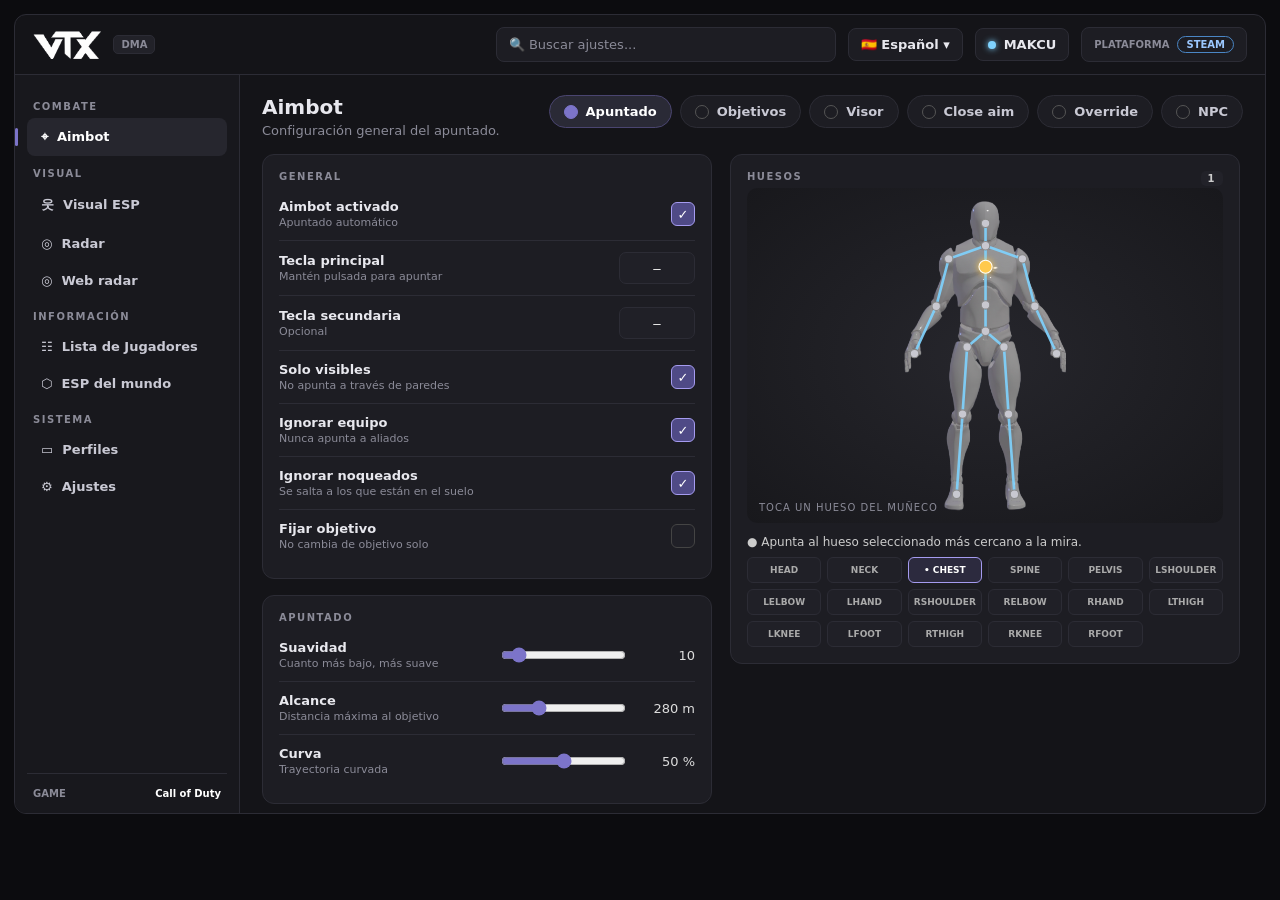
<file: index.html>
<!DOCTYPE html>
<html lang="es">
<head>
  <meta charset="UTF-8">
  <title>Aimbot</title>
  <link rel="stylesheet" href="style.css">
</head>

<body>
  <div class="app">
    <header><img class="logo"
        src="vtx.png"
        alt="VTX" style="height:28px"><span class="tag">DMA</span>
      <div class="search">🔍 Buscar ajustes...</div>
      <div class="pill">🇪🇸 Español ▾</div>
      <div class="pill"><span class="dot"></span><span id="devpill">MAKCU</span></div>
      <div class="pill"><small style="color:var(--mut);font-size:10px">PLATAFORMA</small><span
          class="steam">STEAM</span></div>
    </header>
    <aside>
      <div class="sec">COMBATE</div>
      <div class="nav" data-p="aim">⌖ &nbsp;Aimbot</div>
      <div class="sec">VISUAL</div>
      <div class="nav" data-p="esp">웃 &nbsp;Visual ESP</div>
      <div class="nav" data-p="radar">◎ &nbsp;Radar</div>
      <div class="nav" data-p="wradar">◎ &nbsp;Web radar</div>
      <div class="sec">INFORMACIÓN</div>
      <div class="nav" data-p="list">☷ &nbsp;Lista de Jugadores</div>
      <div class="nav" data-p="world">⬡ &nbsp;ESP del mundo</div>
      <div class="sec">SISTEMA</div>
      <div class="nav" data-p="prof">▭ &nbsp;Perfiles</div>
      <div class="nav" data-p="set">⚙ &nbsp;Ajustes</div>
      <div class="game">GAME <b>Call of Duty</b></div>
    </aside>
    <main>
      <div class="top">
        <div>
          <h1 id="ptitle">Aimbot</h1>
          <div class="sub" id="psub"></div>
        </div>
        <div class="tabs" id="tabs"></div>
      </div>
      <div class="grid">
        <div id="left"></div>
        <div id="right"></div>
      </div>
    </main>
  </div>
  <script>
    const BONES = { HEAD: [620, 170], NECK: [620, 340], CHEST: [620, 500], SPINE: [620, 790], PELVIS: [620, 990], LSHOULDER: [340, 440], LELBOW: [245, 800], LHAND: [80, 1160], RSHOULDER: [900, 440], RELBOW: [995, 800], RHAND: [1160, 1160], LTHIGH: [480, 1110], LKNEE: [445, 1620], LFOOT: [400, 2230], RTHIGH: [760, 1110], RKNEE: [795, 1620], RFOOT: [840, 2230] };
    const IMG = "operator.png";
    const LINKS = [["HEAD", "NECK"], ["NECK", "CHEST"], ["CHEST", "SPINE"], ["SPINE", "PELVIS"], ["NECK", "LSHOULDER"], ["LSHOULDER", "LELBOW"], ["LELBOW", "LHAND"], ["NECK", "RSHOULDER"], ["RSHOULDER", "RELBOW"], ["RELBOW", "RHAND"], ["PELVIS", "LTHIGH"], ["LTHIGH", "LKNEE"], ["LKNEE", "LFOOT"], ["PELVIS", "RTHIGH"], ["RTHIGH", "RKNEE"], ["RKNEE", "RFOOT"]];
    const PRIO = ["A la mira", "Distancia", "Vida", "Amenaza"];
    const c = (k, l, s, v) => ({ t: "chk", k, l, s, v }), s = (k, l, sub, v, min, max, u) => ({ t: "sl", k, l, s: sub, v, min, max, u }), key = (k, l, sub) => ({ t: "key", k, l, s: sub, v: "–" }), p = (k, v) => ({ t: "sel", k, l: "Prioridad", s: "A quién elige primero", v });
    const TABS = {
      Apuntado: { bones: ["CHEST"], cards: [["GENERAL", null, [c("on", "Aimbot activado", "Apuntado automático", 1), key("k1", "Tecla principal", "Mantén pulsada para apuntar"), key("k2", "Tecla secundaria", "Opcional"), c("vis", "Solo visibles", "No apunta a través de paredes", 1), c("team", "Ignorar equipo", "Nunca apunta a aliados", 1), c("ko", "Ignorar noqueados", "Se salta a los que están en el suelo", 1), c("lock", "Fijar objetivo", "No cambia de objetivo solo", 0)]], ["APUNTADO", null, [s("smooth", "Suavidad", "Cuanto más bajo, más suave", 10, 1, 100, ""), s("range", "Alcance", "Distancia máxima al objetivo", 280, 10, 1000, " m"), s("curve", "Curva", "Trayectoria curvada", 50, 0, 100, " %")]], ["OBJETIVO", null, [p("prio", "A la mira"), s("react", "Reacción", "Retardo antes de empezar", 0, 0, 500, " ms"), s("switch", "Cambio de objetivo", "Espera antes de saltar a otro", 0, 0, 5000, " ms"), s("int", "Intervalo", "Cada cuánto recalcula", 10, 1, 100, " ms")]]] },
      Objetivos: { bones: ["HEAD", "NECK", "CHEST"], cards: [["OBJETIVOS", "Estos ajustes se usan con los jugadores marcados como objetivo en la Lista de Jugadores.", [c("on", "Aim a objetivos", "Apuntado automático solo a los marcados", 0), c("vis", "Solo visibles", "No apunta a través de paredes", 1), c("ko", "Ignorar noqueados", "Se salta a los que están en el suelo", 1), c("lock", "Fijar objetivo", "No cambia de objetivo solo", 0)]], ["APUNTADO", null, [s("smooth", "Suavidad", "Cuanto más bajo, más suave", 60, 1, 100, ""), s("range", "Alcance", "Distancia máxima al objetivo", 250, 10, 1000, " m"), s("fov", "Campo de apuntado", "Radio alrededor de la mira", 12, 1, 400, " px"), s("dz", "Zona muerta", "No corrige si ya está cerca", 0, 0, 50, " px")]], ["SELECCIÓN", null, [p("prio", "A la mira"), s("switch", "Cambio de objetivo", "Espera antes de saltar a otro", 2000, 0, 5000, " ms"), s("int", "Intervalo", "Cada cuánto recalcula", 4, 1, 100, " ms")], 1]] },
      Visor: { visor: 1, cards: [["VISOR", null, [c("circ", "Círculo del campo", "Dibuja el FOV en pantalla", 1), s("fov", "Campo de apuntado", "Radio alrededor de la mira", 120, 10, 200, " px"), c("dzc", "Círculo de la zona muerta", "Marca dónde ya no corrige", 0), s("dz", "Zona muerta", "No corrige si ya está cerca", 0, 0, 100, " px"), c("cross", "Punto de mira", "Mira propia del menú", 1), s("cs", "Tamaño de la mira", "Largo de las líneas", 8, 2, 30, " px"), { t: "col", k: "color", l: "Color del FOV", s: "Círculo y mira", v: "#a855f7" }]]] },
      "Close aim": { bones: [], cards: [["CLOSE AIM", "Cuando Close aim está activado y fijas a un jugador que está más cerca que tu distancia máxima, se usan estos ajustes en vez de los normales.", [c("on", "Activado", "Usa estos ajustes cuando el objetivo está muy cerca", 0), c("vis", "Solo visibles", "No apunta a través de paredes", 1), s("dist", "Distancia máxima", "Por debajo de esta distancia se usan estos ajustes", 30, 1, 100, " m"), s("smooth", "Suavidad", "Cuanto más bajo, más suave", 25, 1, 100, ""), s("fov", "Campo de apuntado", "Radio alrededor de la mira", 100, 1, 400, " px"), s("dz", "Zona muerta", "No corrige si ya está cerca", 0, 0, 50, " px"), p("prio", "A la mira")], 1]] },
      Override: { bones: [], cards: [["OVERRIDE", "Si asignas una tecla de override, el aimbot usa estos ajustes distintos mientras la mantengas pulsada.", [key("k", "Tecla de override", "Mantén esta tecla para usar estos ajustes"), c("iv", "Ignorar visibilidad", "Durante el override no comprueba si está a la vista", 1), s("smooth", "Suavidad", "Cuanto más bajo, más suave", 60, 1, 100, ""), s("fov", "Campo de apuntado", "Radio alrededor de la mira", 80, 1, 400, " px"), s("dz", "Zona muerta", "No corrige si ya está cerca", 0, 0, 50, " px"), p("prio", "A la mira")], 1]] },
      NPC: { bones: [], cards: [["NPC", null, [c("on", "NPC Aimbot", "Apunta solo a los NPCs", 0), key("k", "Tecla del NPC aim", "Tecla para apuntar a NPCs")]], ["APUNTADO NPC", null, [s("smooth", "Suavidad", "Cuanto más bajo, más suave", 60, 1, 100, ""), s("range", "Alcance", "Distancia máxima al objetivo", 300, 10, 1000, " m"), s("react", "Reacción", "Retardo antes de empezar", 100, 0, 500, " ms"), p("prio", "A la mira"), s("switch", "Cambio de objetivo", "Espera antes de saltar a otro", 0, 0, 5000, " ms"), s("int", "Intervalo", "Cada cuánto recalcula", 50, 1, 100, " ms")]]] }
    };
    let cur = "Apuntado";
    function renderTabs() { tabs.innerHTML = Object.keys(TABS).map(n => `<div class="tab ${n == cur ? 'on' : ''}" data-n="${n}"><i></i>${n}</div>`).join(""); tabs.querySelectorAll(".tab").forEach(e => e.onclick = () => { cur = e.dataset.n; render() }) }
    function ctrl(o) {
      if (o.t == "chk") return `<div class="chk ${o.v ? 'on' : ''}" data-k="${o.k}">${o.v ? '✓' : ''}</div>`;
      if (o.t == "sl") return `<div class="sl"><input type="range" min="${o.min}" max="${o.max}" value="${o.v}" data-k="${o.k}"><em>${o.v}${o.u}</em></div>`;
      if (o.t == "key") return `<button class="key" data-k="${o.k}">${o.v}</button>`;
      if (o.t == "sel") return `<select data-k="${o.k}">${PRIO.map(x => `<option ${x == o.v ? 'selected' : ''}>${x}</option>`).join("")}</select>`;
      if (o.t == "col") return `<input type="color" value="${o.v}" data-k="${o.k}">`
    }
    function find(k) { for (const cd of TABS[cur].cards) for (const o of cd[2]) if (o.k == k) return o }
    function renderLeft() {
      const T = TABS[cur]; left.innerHTML = T.cards.map(([t, d, items, foot]) => `<div class="card"><div class="ct">${t}</div>${d ? `<div class="desc">${d}</div>` : ""}${items.map(o => `<div class="row"><div class="lb"><b>${o.l}</b><span>${o.s}</span></div>${ctrl(o)}</div>`).join("")}${foot ? '<div class="foot">Los hitboxes de esta pestaña son los del preview de huesos.</div>' : ""}</div>`).join("");
      left.querySelectorAll(".chk").forEach(e => e.onclick = () => { const o = find(e.dataset.k); o.v = !o.v; renderLeft(); renderRight() });
      left.querySelectorAll("input[type=range]").forEach(e => e.oninput = () => { const o = find(e.dataset.k); o.v = +e.value; e.nextElementSibling.textContent = o.v + o.u; if (T.visor) renderRight() });
      left.querySelectorAll("input[type=color],select").forEach(e => e.oninput = () => { find(e.dataset.k).v = e.value; if (T.visor) renderRight() });
      left.querySelectorAll(".key").forEach(e => e.onclick = () => { e.textContent = "..."; const h = ev => { ev.preventDefault(); const v = ev.key ? (ev.key == " " ? "SPACE" : ev.key.toUpperCase()) : ["MOUSE1", "MOUSE3", "MOUSE2", "MOUSE4", "MOUSE5"][ev.button]; const o = find(e.dataset.k); o.v = ev.key == "Escape" ? "–" : v; e.textContent = o.v; removeEventListener("keydown", h); removeEventListener("mousedown", h, true) }; setTimeout(() => { addEventListener("keydown", h); addEventListener("mousedown", h, true) }, 50) })
    }
    function renderRight() {
      const T = TABS[cur];
      if (T.visor) {
        const g = k => find(k).v, col = g("color"), f = g("fov"), dz = g("dz"), cs = g("cs");
        right.innerHTML = `<div class="card"><div class="ct">VISOR <span class="badge">${f} PX</span></div><div class="view grd" style="height:300px">${g("circ") ? `<div class="fov" style="width:${f * 2 * .8}px;height:${f * 2 * .8}px;border-color:${col};background:${col}22"></div>` : ""}${g("dzc") && dz ? `<div class="fov" style="width:${dz * 1.6}px;height:${dz * 1.6}px;border-color:#fff8;border-style:dashed"></div>` : ""}${g("cross") ? `<svg width="${cs * 4}" height="${cs * 4}" style="position:absolute"><path d="M${cs * 2} ${cs} V${cs * 3} M${cs} ${cs * 2} H${cs * 3}" stroke="${col}" stroke-width="2"/></svg>` : ""}<small style="left:50%;transform:translateX(-50%);background:#1d1d23;padding:4px 10px;border-radius:10px;letter-spacing:0">Así se ve el campo de apuntado</small></div></div>`; return
      }
      const sel = T.bones;
      right.innerHTML = `<div class="card"><div class="ct">HUESOS <span class="badge">${sel.length}</span></div><div class="view"><svg height="310" viewBox="0 0 1239 2357"><image href="${IMG}" width="1239" height="2357"/>
${LINKS.map(([a, b]) => `<line class="b" x1="${BONES[a][0]}" y1="${BONES[a][1]}" x2="${BONES[b][0]}" y2="${BONES[b][1]}"/>`).join("")}
${Object.entries(BONES).map(([n, [x, y]]) => `<circle class="j ${sel.includes(n) ? 'on' : ''}" data-b="${n}" cx="${x}" cy="${y}" r="${sel.includes(n) ? 50 : 32}"><title>${n}</title></circle>`).join("")}
</svg><small>TOCA UN HUESO DEL MUÑECO</small></div>
<div class="hint">● ${sel.length ? "Apunta al hueso seleccionado más cercano a la mira." : "Apunta al hueso más cercano a la mira."}</div>
<div class="chips">${Object.keys(BONES).map(n => `<div class="chip ${sel.includes(n) ? 'on' : ''}" data-b="${n}">${n}</div>`).join("")}</div></div>`;
      right.querySelectorAll("[data-b]").forEach(e => e.onclick = () => { const b = e.dataset.b, i = sel.indexOf(b); i < 0 ? sel.push(b) : sel.splice(i, 1); renderRight() })
    }
    function aimRender() { renderTabs(); renderLeft(); renderRight() }
    /* ================= VISUAL ESP ================= */
    let page = "aim", ecur = "Jugadores";
    const ET = [["NOMBRE", "Player"], ["ETIQUETA", "[TAG]"], ["DISTANCIA", "123m"], ["K/D", "K/D 1.54"], ["RANGO", "Oro II"], ["PRESTIGE", "Prestige 3"], ["ESCUADRA", "TRIO (3)"], ["ID EQUIPO", "TEAM ID: 2"], ["ARMA", "AK47", "#5aa9ff"], ["TEXTO PLAT.", "Steam"], ["NIVEL", "Level: 20"], ["BAJAS", "Kills: 4"], ["PING", "35ms"], ["NOQUEADO", "Knocked", "#ffa040"], ["HP TEXTO", "54%"], ["RESPAWN", "Respawn 18s", "#ffb347"]];
    const EI = [["ICONO PLAT.", "🎮"], ["ICONO ARMA", "🔫"], ["ICONO BOT", "🤖"], ["INPUT", "⌨️"]];
    const EV = ["CAJA", "ESQUELETO", "BARRA DE VIDA"];
    const ALL = [...ET.map(x => x[0]), ...EI.map(x => x[0]), ...EV];
    const sw = (k, l, s, v) => ({ t: "sw", k, l, s, v }), sl = (k, l, s, v, min, max, u, st = 1) => ({ t: "sl", k, l, s, v, min, max, u, st }), seg = (k, l, s, o, v) => ({ t: "seg", k, l, s, o, v }), col = (k, l, s, v) => ({ t: "col", k, l, s, v }), col2 = (k, l, s, v) => ({ t: "col2", k, l, s, v });
    const BX = ["Esquinas", "2D", "3D"], LO = ["Arriba", "Centro", "Abajo"];
    const caja = (c = 1) => ({ t: "CAJA", rows: [seg("box", "Estilo de caja", "Esquinas, 2D o 3D", BX, "Esquinas"), sl("bt", "Grosor", "Borde del rectángulo", 1, 1, 5, ""), sl("st", "Grosor del esqueleto", "Huesos del ESP", 1, 1, 5, ""), ...(c ? [col("cv", "Color visible", "Enemigo a la vista", "#2ecc40"), col("ci", "Color invisible", "Enemigo tras pared", "#ff0000"), col("ck", "Color noqueado", "Enemigo derribado", "#ff8c00")] : [])] });
    const textos = () => ({ t: "TEXTOS", rows: [sl("ts", "Tamaño de texto", "Se aplica a todos los textos", 9, 6, 20, ""), sl("is", "Tamaño de iconos", "Se aplica a todos los iconos", 15, 8, 30, ""), sw("to", "Contorno del texto", "Mejora la lectura", 1), sl("tw", "Grosor del contorno", "Borde de los textos", 1.5, .5, 3, "", .5), col("tc", "Color de texto", "Se aplica a todos los textos", "#ffffff")] });
    const extras = () => ({ t: "EXTRAS", rows: [sw("snap", "Línea al jugador", "Snapline desde el centro", 0), sw("ms", "Mi Stats", "Kills, muertes y K/D propios", 1), seg("lo", "Origen de la línea", "Dónde nace la línea en pantalla", LO, "Arriba"), sw("off", "Indicador fuera de pantalla", "Flecha en el borde", 0)] });
    const info = n => ({ t: n.toUpperCase(), d: 'Para añadir jugadores a tu lista ve a la pestaña <u style="color:var(--acc2)">lista de jugadores</u> y haz clic derecho sobre ellos.', btn: "Ver lista de " + n.toLowerCase() });
    const ETABS = {
      Jugadores: {
        cards: [{ t: "GENERAL", rows: [sw("esp", "ESP activado", "Dibuja el ESP en la partida", 1), sl("dist", "Distancia máxima", "Distancia a la que deja de dibujarse", 300, 10, 1000, " m")] }, caja(), textos(), extras(),
        { t: "OUTLINE", gate: 1, rows: [sw("oon", "Activar Outline ESP", "Activa el contorno del ESP", 0), sl("od", "Distancia máxima", "", 150, 10, 500, " m"), sl("ow", "Grosor del contorno", "", .5, .5, 5, "", .5), col2("oc", "Color visible / invisible", "", ["#2ecc40", "#ff0000"])] },
        { t: "CHAMS", gate: 1, rows: [sw("con", "Activar Chams", "Activa el Chams", 0), sl("cd", "Distancia máxima", "", 500, 10, 1000, " m"), seg("cm", "Modo visible / invisible", "", ["Plano", "Sombreado", "Metálico", "Wireframe"], "Sombreado"), sl("cw", "Detalle del wireframe", "", 100, 0, 100, " %"), col2("cc", "Color visible / invisible", "", ["#a855f7", "#ff3b6b"])] }], def: ["NOMBRE", "ETIQUETA", "DISTANCIA", "ESCUADRA", "ID EQUIPO", "TEXTO PLAT.", "RESPAWN", "ICONO PLAT.", "ICONO BOT", "ESQUELETO", "BARRA DE VIDA"], dpos: { "NOMBRE": "top-1", "ETIQUETA": "top-1", "TEXTO PLAT.": "top-1", "ICONO PLAT.": "top-2", "ICONO BOT": "top-2", "ID EQUIPO": "right-1", "BARRA DE VIDA": "left-0" }
      },
      Objetivos: { cards: [info("Objetivos"), caja(), textos(), extras()], def: ["NOMBRE", "DISTANCIA", "ICONO BOT", "CAJA", "ESQUELETO", "BARRA DE VIDA"] },
      Amigos: { cards: [info("Amigos"), caja(), textos(), extras()], def: ["NOMBRE", "ICONO BOT", "CAJA", "ESQUELETO"] },
      Team: { team: 1, cards: [{ t: "GENERAL", gate: 1, rows: [sw("show", "Mostrar equipo", "Incluye a los aliados", 0), col("tmc", "Color de mi equipo", "Con este color se dibujan tus compañeros", "#2e7d32")] }, caja(0), textos(), extras()], def: ["NOMBRE", "ICONO BOT", "CAJA", "ESQUELETO"] },
      NPC: {
        npc: 1, cards: [{ t: "NPC ESP", rows: [sw("ent", "Activar Entities", "Si no lo activas no se ven NPC, NPCs ni vehículos", 1), sw("npc", "Mostrar NPC", "Dibuja el ESP de los NPCs (son la misma entidad)", 1), sl("dist", "Distancia máxima", "Hasta dónde se dibujan las entidades (NPC y vehículos)", 300, 10, 1000, " m"), sl("ts", "Tamaño de texto", "Tamaño del nombre y la distancia", 11, 6, 20, " px"), col("tc", "Color del texto", "Color del nombre y la distancia", "#ffffff"), seg("box", "Tipo de caja", "Estilo de la caja", BX, "Esquinas"), sl("bt", "Grosor de caja", "Grosor del borde", 1, 1, 5, ""), sl("st", "Grosor de huesos", "Grosor de los huesos del NPC", 1, 1, 5, "")] },
        { t: "NPCS", rows: [sw("snap", "Líneas", "Línea del NPC al suelo", 0), seg("lo", "Tipo de línea", "Desde dónde empieza", LO, "Arriba")] },
        { t: "COLORES", rows: [col("cv", "Color caja", "Color de la caja del NPC", "#ff8c00"), col("cb", "Color huesos", "Color de los huesos del NPC", "#38bdf8")] }], def: ["CAJA", "ESQUELETO", "NOMBRE", "DISTANCIA"]
      }
    };
    for (const k in ETABS) { ETABS[k].placed = [...ETABS[k].def]; ETABS[k].vis = true; ETABS[k].pos = { ...(ETABS[k].dpos || {}) } }
    const ecard = () => page == "radar" ? RTABS[rcur] : page == "world" ? WTABS[wcur] : ETABS[ecur]; const RR = () => page == "radar" ? radarRight() : page == "world" ? worldRight() : espRight();
    function eget(k) { for (const c of ecard().cards) for (const o of c.rows || []) if (o.k == k) return o }
    const gv = k => { const o = eget(k); return o ? o.v : undefined };
    function ectrl(o) {
      const d = `data-k="${o.k}"`;
      if (o.t == "sw") return `<div class="sw ${o.v ? 'on' : ''}" ${d}></div>`;
      if (o.t == "sl") return `<div class="sl"><input type="range" min="${o.min}" max="${o.max}" step="${o.st}" value="${o.v}" ${d}><em>${o.v}${o.u}</em></div>`;
      if (o.t == "seg") return `<div class="seg">${o.o.map(x => `<span class="${x == o.v ? 'on' : ''}" ${d} data-v="${x}">${x}</span>`).join("")}</div>`;
      if (o.t == "col") return `<input type="color" value="${o.v}" ${d}>`;
      if (o.t == "col2") return `<div style="display:flex;gap:6px">${o.v.map((c, i) => `<input type="color" value="${c}" ${d} data-i="${i}">`).join("")}</div>`
    }
    function espTabs() { tabs.innerHTML = Object.keys(ETABS).map(n => `<div class="tab ${n == ecur ? 'on' : ''}" data-n="${n}"><i></i>${n}</div>`).join(""); tabs.querySelectorAll(".tab").forEach(e => e.onclick = () => { ecur = e.dataset.n; render() }) }
    function espLeft() {
      left.innerHTML = ecard().cards.map(c => { const off = c.gate && !c.rows[0].v; return `<div class="card"><div class="ct">${c.t}</div>${c.d ? `<div class="desc">${c.d}</div>` : ""}${c.btn ? `<button class="btn">${c.btn}</button>` : ""}${(c.rows || []).map((o, i) => `<div class="row ${off && i ? 'dim' : ''}"><div class="lb"><b>${o.l}</b>${o.s ? `<span>${o.s}</span>` : ""}</div>${ectrl(o)}</div>`).join("")}</div>` }).join("");
      left.querySelectorAll("[data-k]").forEach(e => {
        const o = eget(e.dataset.k);
        if (e.classList.contains("sw")) e.onclick = () => { o.v = !o.v; espLeft(); RR() };
        else if (e.tagName == "SPAN") e.onclick = () => { o.v = e.dataset.v; espLeft(); RR() };
        else if (e.type == "range") e.oninput = () => { o.v = +e.value; e.nextElementSibling.textContent = o.v + o.u; RR() };
        else if (e.type == "color") e.oninput = () => { e.dataset.i != null ? o.v[+e.dataset.i] = e.value : o.v = e.value; RR() }
      })
    }
    function espRight() {
      const T = ecard(), has = n => T.placed.includes(n);
      const main = T.npc ? gv("cv") : T.team ? gv("tmc") : (T.vis ? gv("cv") : gv("ci")), bone = T.npc ? gv("cb") : main;
      const on = T.npc ? (gv("ent") && gv("npc")) : T.team ? gv("show") || true : ecur == "Jugadores" ? gv("esp") : true;
      const bt = gv("bt") * 10, st = gv("st") * 14, box = gv("box");
      let bx = ""; if (has("CAJA")) {
        const [x0, y0, x1, y1] = [60, 40, 1540, 2560], L = 380, ln = (a, b, c, d) => `<line x1="${a}" y1="${b}" x2="${c}" y2="${d}"/>`;
        if (box == "Esquinas") bx = [ln(x0, y0, x0 + L, y0), ln(x0, y0, x0, y0 + L), ln(x1, y0, x1 - L, y0), ln(x1, y0, x1, y0 + L), ln(x0, y1, x0 + L, y1), ln(x0, y1, x0, y1 - L), ln(x1, y1, x1 - L, y1), ln(x1, y1, x1, y1 - L)].join("");
        else if (box == "2D") bx = `<rect x="${x0}" y="${y0}" width="${x1 - x0}" height="${y1 - y0}" fill="none"/>`;
        else { const dx = 170, dy = -120; bx = `<rect x="${x0}" y="${y0}" width="${x1 - x0 - dx}" height="${y1 - y0 + dy}" fill="none"/><rect x="${x0 + dx}" y="${y0 - dy}" width="${x1 - x0 - dx}" height="${y1 - y0 + dy}" fill="none" opacity=".7"/>` + [[x0, y0], [x1 - dx, y0], [x0, y1 + dy], [x1 - dx, y1 + dy]].map(([a, b]) => ln(a, b, a + dx, b - dy)).join("") }
      }
      const sk = has("ESQUELETO") ? LINKS.map(([a, b]) => `<line x1="${BONES[a][0] + 180}" y1="${BONES[a][1] + 120}" x2="${BONES[b][0] + 180}" y2="${BONES[b][1] + 120}"/>`).join("") : "";
      const cc = gv("cc"), chOn = gv("con"), oc = gv("oc"), oOn = gv("oon"), cm = gv("cm");
      let filt = ""; if (chOn) filt += "url(#chf) "; if (oOn) { const c = T.vis ? oc[0] : oc[1], w = gv("ow") * 2; filt += `drop-shadow(0 0 ${w}px ${c}) drop-shadow(0 0 ${w}px ${c})` }
      const chc = cc ? (T.vis ? cc[0] : cc[1]) : "#fff";
      const blend = { Plano: "normal", Sombreado: "multiply", Metálico: "screen", Wireframe: "normal" }[cm] || "normal";
      const tsz = gv("ts"), tc = gv("tc"), tw = gv("to") === false ? 0 : (gv("tw") || 1), sh = tw ? `text-shadow:${[[-1, 0], [1, 0], [0, -1], [0, 1]].map(([a, b]) => `${a * tw}px ${b * tw}px 0 #000`).join(",")}` : "";
      const els = T.npc ? [["NOMBRE", "NPC"], ["DISTANCIA", "123m"]] : ET;
      const SLOTS = { top: 3, left: 1, right: 3, bot: 3 };
      const P = n => { const p = T.pos[n] || (n == "BARRA DE VIDA" ? "left-0" : "bot-0"); return p.includes("-") ? p : p + "-0" };
      const slot = id => {
        const v = id.startsWith("left") || id.startsWith("right");
        const t = els.filter(e => has(e[0]) && P(e[0]) == id).map(e => `<span draggable="true" data-rm="${e[0]}" style="color:${e[2] || tc}">${e[1]}</span>`).join("");
        const i = T.npc ? "" : EI.filter(e => has(e[0]) && P(e[0]) == id).map(e => `<span draggable="true" data-rm="${e[0]}" style="font-size:${gv("is")}px;text-shadow:none">${e[1]}</span>`).join("");
        const hp = has("BARRA DE VIDA") && P("BARRA DE VIDA") == id ? `<div class="hp ${v ? 'v' : ''}" draggable="true" data-rm="BARRA DE VIDA"><i></i></div>` : "";
        return `<div class="slot" data-z="${id}">${hp}${t || i ? `<div class="tx" style="font-size:${tsz}px;${sh}">${t}${i}</div>` : ""}</div>`
      };
      const zone = z => `<div class="z z-${z}">${Array.from({ length: SLOTS[z] }, (_, k) => slot(z + "-" + k)).join("")}</div>`;
      const lo = gv("lo"), oy = { Arriba: 0, Centro: 50, Abajo: 100 }[lo];
      const groups = T.npc ? [["VISUALES", T.def]] : [["TEXTOS", ET.map(x => x[0])], ["ICONOS", EI.map(x => x[0])], ["VISUALES", EV]];
      right.innerHTML = `<svg width="0" height="0" style="position:absolute"><filter id="chf" x="0" y="0" width="1" height="1"><feFlood flood-color="${chc}" result="f"/><feComposite in="f" in2="SourceAlpha" operator="in" result="c"/>${cm == "Wireframe" ? `<feComponentTransfer in="c" result="c2"><feFuncA type="linear" slope="${gv("cw") / 100 * .6}"/></feComponentTransfer><feMerge><feMergeNode in="SourceGraphic"/><feMergeNode in="c2"/></feMerge>` : cm == "Plano" ? `<feMerge><feMergeNode in="c"/></feMerge>` : `<feBlend in="c" in2="SourceGraphic" mode="${blend}"/>`}</filter></svg>
 <div class="card"><div class="ct" style="display:flex;align-items:center;gap:8px">PREVIEW<span style="margin-left:auto" class="badge">${T.placed.length} COLOCADOS</span>${T.npc ? "" : `<div class="seg sm"><span class="${T.vis ? 'on' : ''}" id="pv1">Visible</span><span class="${T.vis ? '' : 'on'}" id="pv0">Invisible</span></div>`}<button class="rst" id="rst" title="Restablecer">⟳</button></div>
 <div class="pview" id="pv" style="opacity:${on ? 1 : .25}">
  ${gv("snap") ? `<svg class="snap"><line x1="50%" y1="${oy}%" x2="50%" y2="${oy == 100 ? '78' : '12'}%" stroke="${main}" stroke-width="1.5"/></svg>` : ""}
  ${gv("off") ? `<div class="arrow" style="color:${main}">▶</div>` : ""}
  ${gv("ms") ? `<div class="mystats">K 12 · D 3 · K/D 4.00</div>` : ""}
  <div class="pgrid">${zone("top")}${zone("left")}<div class="stage"><img src="${IMG}" style="filter:${filt || 'none'}"><svg viewBox="0 0 1600 2600"><g stroke="${main}" stroke-width="${bt}" draggable="true">${bx}</g><g stroke="${bone}" stroke-width="${st}" stroke-linecap="round">${sk}</g></svg></div>${zone("right")}${zone("bot")}</div>
 </div><div class="trash" id="trash">🗑 Suelta aquí para quitar</div></div>
 <div class="card"><div class="ct" style="display:flex">CONSTRUCTOR<span style="margin-left:auto;letter-spacing:0;font-weight:500">Arrastra al preview</span></div>
 ${groups.map(([g, l]) => `<div class="gt">${g}</div><div class="chips">${l.map(n => `<div class="chip ${has(n) ? 'on' : ''}" draggable="true" data-add="${n}">${n}</div>`).join("")}</div>`).join("")}</div>`;
      const pv = document.getElementById("pv"), tr = document.getElementById("trash");
      right.querySelectorAll("[data-add]").forEach(e => { e.ondragstart = ev => ev.dataTransfer.setData("text", "add:" + e.dataset.add); e.onclick = () => { const n = e.dataset.add, i = T.placed.indexOf(n); i < 0 ? T.placed.push(n) : T.placed.splice(i, 1); espRight() } });
      right.querySelectorAll("[data-rm]").forEach(e => e.ondragstart = ev => ev.dataTransfer.setData("text", "rm:" + e.dataset.rm));
      [pv, tr].forEach(z => { z.ondragover = ev => { ev.preventDefault(); z.classList.add("over") }; z.ondragleave = () => z.classList.remove("over") });
      const put = (ev, z) => { ev.preventDefault(); ev.stopPropagation(); document.body.classList.remove("drag"); const n = ev.dataTransfer.getData("text").split(/:(.*)/)[1]; if (!T.placed.includes(n)) T.placed.push(n); if (z) T.pos[n] = z; espRight() };
      pv.ondrop = ev => { const s = document.elementsFromPoint(ev.clientX, ev.clientY).find(e => e.classList && e.classList.contains("slot")); put(ev, s ? s.dataset.z : null) };
      right.querySelectorAll(".slot").forEach(z => { z.ondragover = ev => { ev.preventDefault(); ev.stopPropagation(); right.querySelectorAll(".over").forEach(o => o.classList.remove("over")); z.classList.add("over") }; z.ondragleave = () => z.classList.remove("over"); z.ondrop = ev => put(ev, z.dataset.z) });
      right.querySelectorAll("[draggable]").forEach(e => { e.addEventListener("dragstart", () => document.body.classList.add("drag")); e.addEventListener("dragend", () => document.body.classList.remove("drag")) });
      tr.ondrop = ev => { ev.preventDefault(); const [a, n] = ev.dataTransfer.getData("text").split(/:(.*)/); T.placed = T.placed.filter(x => x != n); delete T.pos[n]; document.body.classList.remove("drag"); espRight() };
      const p1 = document.getElementById("pv1"); if (p1) { p1.onclick = () => { T.vis = true; espRight() }; document.getElementById("pv0").onclick = () => { T.vis = false; espRight() } }
      document.getElementById("rst").onclick = () => { T.placed = [...T.def]; T.pos = { ...(T.dpos || {}) }; espRight() }
    }

    /* ================= RADAR ================= */
    let rcur = "General";
    const RTABS = {
      General: {
        cards: [{ t: "AJUSTES GENERALES", rows: [sw("ron", "Radar activo", "Dibuja el radar en pantalla", 1), sw("uav", "Mini UAV", "Radar pequeño", 1), sw("adv", "UAV avanzado", "Se dibuja sobre el mapa grande del juego", 1)] },
        { t: "TAMAÑO Y ESCALA", rows: [sl("sc", "Escala del mini mapa", "Unidades de mundo que entran a lo ancho", 5595, 500, 10000, " u", 5), seg("shape", "Forma del radar", "Cuadrado o círculo", ["Cuadrado", "Círculo"], "Cuadrado"), sl("w", "Ancho", "Ancho del radar", 298, 120, 420, " px"), sl("h", "Altura", "Alto del radar", 281, 120, 420, " px")] },
        { t: "FONDO Y MARCO", rows: [sw("bg", "Fondo", "Relleno del radar", 0), col("bgc", "Color de fondo", "Relleno del radar", "#1b1b22"), sw("bd", "Borde del radar", "Dibuja un borde en el mini radar", 0), col("bdc", "Color del borde", "Color del borde del radar", "#8a8aa0"), sw("clamp", "Limitar posiciones", "Los de fuera se quedan en el borde del radar", 0), sw("hl", "Ocultar player local", "Quita la flecha del centro del radar", 0)] }]
      },
      Radar: {
        cards: [{ t: "VISUALES", rows: [sl("as", "Tamaño de la flecha", "Tamaño del indicador", 8, 3, 20, " px"), seg("ind", "Tipo de indicador", "Cómo se dibuja cada jugador", ["Flecha", "Cuadrado", "Círculo"], "Flecha"), sw("hgt", "Indicador de altura", "Mini flecha que avisa si está arriba o abajo", 0), seg("tid", "ID de equipo", "Dónde se dibuja el número", ["Ninguno", "Dentro", "Fuera"], "Ninguno"), sl("rts", "Tamaño de textos", "Tamaño del ID y la distancia", 11, 7, 18, " px")] },
        { t: "COLORES", rows: [sw("cpt", "Color por equipo", "Cada equipo con su propio color", 0), sw("cvi", "Color de equipo", "Usar color visible / invisible", 0), col("ce", "Color enemigos", "Color único para los enemigos", "#ff0000")] },
        { t: "FILTROS", rows: [sw("hnpc", "Ocultar NPCs", "No dibuja bots ni NPCs", 0), sw("hteam", "Ocultar equipo", "No dibuja a tus aliados", 1), sw("hdown", "Ocultar derribados", "No dibuja a los derribados", 0), sw("hdist", "Mostrar distancia", "Distancia al lado de cada jugador", 0)] }]
      }
    };
    let preset = "Warzone";
    const RP = [{ x: -1700, y: -1500, r: -40, t: 2, z: 1 }, { x: 1500, y: -1500, r: 40, t: 3 }, { x: -1300, y: 1200, r: -140, t: 4, z: -1 }, { x: 2000, y: 700, r: 120, t: 2, down: 1 }, { x: 600, y: 1900, r: 170, t: 5, npc: 1 }, { x: -400, y: -2900, r: 10, t: 6 }, { x: 3300, y: 2600, r: 200, t: 7 }, { x: 400, y: 500, r: 0, t: 1, mate: 1 }];
    const TC = ["#ff3b3b", "#ff3b3b", "#ffa600", "#3bd1ff", "#b46bff", "#4cff7a", "#ff5fd2", "#ffe14d"];
    function rg(k) { for (const t in RTABS) for (const c of RTABS[t].cards) for (const o of c.rows) if (o.k == k) return o.v }
    function radarTabs() { tabs.innerHTML = Object.keys(RTABS).map(n => `<div class="tab ${n == rcur ? 'on' : ''}" data-n="${n}"><i></i>${n}</div>`).join(""); tabs.querySelectorAll(".tab").forEach(e => e.onclick = () => { rcur = e.dataset.n; render() }) }
    function radarRight() {
      const W = rg("w"), H = rg("h"), k = Math.min(1, 440 / W, 300 / H), w = W * k, h = H * k, sc = rg("sc"), circ = rg("shape") == "Círculo", as = rg("as") * 1.4, ind = rg("ind"), ts = rg("rts");
      let pl = ""; for (const p of RP) {
        if (p.mate && rg("hteam") || p.npc && rg("hnpc") || p.down && rg("hdown")) continue;
        let x = p.x / sc * W, y = p.y / sc * W; const hx = W / 2 - 4, hy = H / 2 - 4; let out = circ ? Math.hypot(x / hx, y / hy) > 1 : Math.abs(x) > hx || Math.abs(y) > hy;
        if (out) { if (!rg("clamp")) continue; if (circ) { const f = Math.hypot(x / hx, y / hy); x /= f; y /= f } else { x = Math.max(-hx, Math.min(hx, x)); y = Math.max(-hy, Math.min(hy, y)) } }
        const c = p.mate ? "#4cff7a" : rg("cpt") ? TC[p.t] : rg("ce"), X = w / 2 + x * k, Y = h / 2 + y * k, d = Math.round(Math.hypot(p.x, p.y) / 30) + "m";
        const shp = ind == "Flecha" ? `<polygon points="0,${-as} ${as * .75},${as * .8} 0,${as * .35} ${-as * .75},${as * .8}" fill="${c}" stroke="#0008" transform="rotate(${p.r})"/>` : ind == "Cuadrado" ? `<rect x="${-as / 2}" y="${-as / 2}" width="${as}" height="${as}" fill="${c}"/>` : `<circle r="${as / 1.6}" fill="${c}"/>`;
        const tid = rg("tid"), idt = tid == "Dentro" ? `<text font-size="${ts * .75}" fill="#fff" text-anchor="middle" dy="${ts * .25}">${p.t}</text>` : tid == "Fuera" ? `<text font-size="${ts}" fill="#fff" x="${as + 3}" dy="-${as / 2}">${p.t}</text>` : "";
        pl += `<g transform="translate(${X},${Y})" opacity="${p.down ? .55 : 1}">${shp}${idt}${rg("hgt") && p.z ? `<text font-size="${ts}" fill="${c}" x="${-as - 12}" dy="4">${p.z > 0 ? "▲" : "▼"}</text>` : ""}${rg("hdist") ? `<text font-size="${ts}" fill="#ddd" x="${as + 3}" dy="${ts}">${d}</text>` : ""}</g>`
      }
      const loc = rg("hl") ? "" : `<polygon transform="translate(${w / 2},${h / 2})" points="0,-8 6,6 0,3 -6,6" fill="#ff2a2a" stroke="#000a"/>`;
      const gl = []; for (let i = 1; i < 6; i++) { gl.push(`<line x1="${w * i / 6}" y1="0" x2="${w * i / 6}" y2="${h}"/>`, `<line x1="0" y1="${h * i / 6}" x2="${w}" y2="${h * i / 6}"/>`) }
      right.innerHTML = `<div class="card"><div class="ct">RADAR <span class="badge">${W} × ${H}</span></div>
 <div class="rview grd" style="opacity:${rg("ron") ? 1 : .25}"><div class="rad" style="width:${w}px;height:${h}px;border-radius:${circ ? '50%' : '8px'};background:${rg("bg") ? rg("bgc") : '#2a2a33'};border:${rg("bd") ? '2px solid ' + rg("bdc") : '1px solid #3a3a46'}">
 <svg width="${w}" height="${h}"><g stroke="#ffffff1a">${gl.join("")}</g><g stroke="#ffffff40"><line x1="${w / 2}" y1="0" x2="${w / 2}" y2="${h}"/><line x1="0" y1="${h / 2}" x2="${w}" y2="${h / 2}"/></g>${pl}${loc}</svg></div>
 <small style="left:50%;transform:translateX(-50%);background:#1d1d23;padding:4px 10px;border-radius:10px;letter-spacing:0">Así se ve el radar en pantalla</small></div>
 <div class="ct" style="margin-top:14px">PRESET</div><div class="seg wide">${["Warzone", "Multiplayer"].map(x => `<span class="${x == preset ? 'on' : ''}" data-pr="${x}">${x}</span>`).join("")}</div>
 <div class="desc" style="margin-top:10px">– Elige el preset del juego en el que estás: cada juego usa valores distintos, así que es obligatorio seleccionarlo.<br>– Para cambiar la posición del radar, abre el menú y arrastra el radar con el ratón.</div></div>`;
      right.querySelectorAll("[data-pr]").forEach(e => e.onclick = () => { preset = e.dataset.pr; RTABS.General.cards[1].rows[0].v = preset == "Warzone" ? 5595 : 2500; render() })
    }
    /* ================= WEB RADAR ================= */
    const WR = { link: "", run: false, freq: 100 };
    function webRadar() {
      tabs.innerHTML = "";
      left.innerHTML = `<div class="card"><div class="ct">COMPARTIR</div><div class="row" style="align-items:flex-start"><div class="lb"><b>Compartir enlace</b><span>Comparte el radar con otros<br>usuarios</span></div><div style="display:flex;flex-direction:column;gap:8px;align-items:flex-end"><button class="obtn" id="gen">🔗 Generar enlace</button><button class="btn" id="cp" ${WR.link ? "" : "disabled"} style="margin:0;${WR.link ? '' : 'opacity:.5'}">⧉ Copiar</button></div></div>
 <div class="desc" style="border-top:1px solid var(--line);padding-top:10px">${WR.link ? `<span style="color:var(--acc2);font-weight:600">${WR.link}</span><br>` : "Todavía no hay enlace: genera uno para compartir tu radar.<br>"}Quien abra el enlace ve tu radar en el navegador mientras compartes. Para dejarlo de compartir, pulsa Detener en Conexión.</div></div>`;
      right.innerHTML = `<div class="card"><div class="ct">CONEXIÓN</div><div class="row"><div class="lb"><b>Frecuencia de actualización</b><span>Cada cuánto se envía el radar</span></div><div class="sl"><input type="range" min="16" max="1000" value="${WR.freq}" id="fq"><em>${WR.freq} ms</em></div></div>
 <div class="row"><div class="lb"><b>Estado</b><span><i class="sd" style="background:${WR.run ? '#2ecc71' : '#666'}"></i>${WR.run ? "Transmitiendo" : "Detenido"}</span></div><button class="obtn" id="run">${WR.run ? "■ Detener" : "▶ Iniciar"}</button></div></div>`;
      gen.onclick = () => { WR.link = "https://radar.ventrix.gg/r/" + Math.random().toString(36).slice(2, 10); webRadar() };
      cp.onclick = () => { navigator.clipboard?.writeText(WR.link); cp.textContent = "✓ Copiado"; setTimeout(() => cp.textContent = "⧉ Copiar", 1200) };
      fq.oninput = () => { WR.freq = +fq.value; fq.nextElementSibling.textContent = WR.freq + " ms" }; run.onclick = () => { WR.run = !WR.run; webRadar() }
    }
    /* ================= PLAYER LIST ================= */
    const PL = [];
    const COLS = [["u", "Usuario"], ["plat", "Plataforma"], ["rel", "Relación"], ["rk", "Rango"], ["inp", "Input"], ["st", "Estado"], ["tm", "Equipo"], ["k", "Bajas"], ["d", "Muertes"], ["ping", "Ping"], ["mk", "Marcar"]];
    const LS = { grp: 0, dead: 1, loc: 1, bots: 0, out: 0, q: "", sort: "u", dir: 1, cols: Object.fromEntries(COLS.map(c => [c[0], 1])), dd: 0 };
    function playerList() {
      tabs.innerHTML = "";
      let rows = PL.filter(p => !(LS.dead && p.st == "Muerto") && !(LS.loc && p.loc) && !(LS.bots && p.plat == "Bot") && !(LS.out && p.st == "Fuera de partida") && p.u.toLowerCase().includes(LS.q.toLowerCase()));
      rows.sort((a, b) => (LS.grp ? a.tm - b.tm : 0) || (typeof a[LS.sort] == "number" ? a[LS.sort] - b[LS.sort] : String(a[LS.sort]).localeCompare(String(b[LS.sort]), "es", { sensitivity: "base" })) * LS.dir);
      const kd = rows.length ? (rows.reduce((s, p) => s + p.k / Math.max(1, p.d), 0) / rows.length).toFixed(2) : "0.00";
      const st = [["#f0a640", "K/D promedio", kd], ["#777", "SR prom.", rows.length ? Math.round(rows.length * 312) : 0], ["#2ecc71", "Vivos", rows.filter(p => p.st == "Vivo").length], ["#4a9eff", "PC", rows.filter(p => p.p == "PC").length], ["#2ecc71", "Consola", rows.filter(p => p.p == "Consola").length]];
      const fl = [["grp", "Agrupar por equipos"], ["dead", "Ocultar muertos"], ["loc", "Ocultar local"], ["bots", "Ocultar bots"], ["out", "Ocultar fuera de partida"]];
      const vc = COLS.filter(c => LS.cols[c[0]]);
      const relc = { Enemigo: "#aaa", Objetivo: "#ff5555", Amigo: "#4cff7a" }, stc = { Vivo: "#2ecc71", Derribado: "#ffa040", Muerto: "#e74c3c", "Fuera de partida": "#777" };
      const cell = (p, c) => c == "mk" ? `<select data-u="${p.u}">${["Enemigo", "Objetivo", "Amigo"].map(x => `<option ${x == p.rel ? 'selected' : ''}>${x}</option>`).join("")}</select>` : c == "rel" ? `<span style="color:${relc[p.rel]}">${p.rel}</span>` : c == "st" ? `<span><i class="sd" style="background:${stc[p.st]}"></i>${p.st}</span>` : c == "u" ? `<b>${p.u}</b>` : p[c];
      left.innerHTML = `<div class="card"><div class="pills">${st.map(s => `<span class="pill2"><i class="sd" style="background:${s[0]}"></i>${s[1]} <b>${s[2]}</b></span>`).join("")}</div>
 <div class="pills">${fl.map(f => `<span class="pill2 ck ${LS[f[0]] ? 'on' : ''}" data-f="${f[0]}"><i class="cb">${LS[f[0]] ? '✓' : ''}</i>${f[1]}</span>`).join("")}</div>
 <div style="display:flex;justify-content:flex-end;gap:8px;margin:6px 0 12px;position:relative"><input class="srch" id="q" placeholder="🔍 Buscar jugador..." value="${LS.q}"><button class="obtn" id="cb">▥ Columnas ▾</button>
 ${LS.dd ? `<div class="dd">${COLS.map(c => `<label><input type="checkbox" data-c="${c[0]}" ${LS.cols[c[0]] ? 'checked' : ''}> ${c[1]}</label>`).join("")}</div>` : ""}</div>
 <table class="tbl"><thead><tr>${vc.map(c => `<th data-s="${c[0]}">${c[1].toUpperCase()} ${LS.sort == c[0] ? (LS.dir > 0 ? "▲" : "▼") : ""}</th>`).join("")}</tr></thead>
 <tbody>${rows.map(p => `<tr data-u="${p.u}">${vc.map(c => `<td>${cell(p, c[0])}</td>`).join("")}</tr>`).join("")}</tbody></table>
 ${rows.length ? "" : `<div class="empty"><div class="eic">👥</div><b>La lista de jugadores está vacía</b><span>No hay jugadores disponibles por ahora.</span></div>`}
 <div class="desc" style="margin-top:10px">Clic derecho sobre un jugador para marcarlo como Objetivo / Amigo.</div></div>`;
      right.innerHTML = "";
      left.querySelectorAll("[data-f]").forEach(e => e.onclick = () => { LS[e.dataset.f] ^= 1; playerList() });
      q.oninput = () => { LS.q = q.value; playerList(); const n = document.getElementById("q"); n.focus(); n.setSelectionRange(99, 99) };
      document.getElementById("cb").onclick = () => { LS.dd ^= 1; playerList() };
      left.querySelectorAll("[data-c]").forEach(e => e.onchange = () => { LS.cols[e.dataset.c] = e.checked ? 1 : 0; playerList() });
      left.querySelectorAll("th").forEach(e => e.onclick = () => { const s = e.dataset.s; if (s == "mk") return; LS.dir = LS.sort == s ? -LS.dir : 1; LS.sort = s; playerList() });
      left.querySelectorAll("select[data-u]").forEach(e => e.onchange = () => { PL.find(p => p.u == e.dataset.u).rel = e.value; playerList() });
      left.querySelectorAll("tr[data-u]").forEach(e => e.oncontextmenu = ev => { ev.preventDefault(); const p = PL.find(x => x.u == e.dataset.u), o = ["Enemigo", "Objetivo", "Amigo"]; p.rel = o[(o.indexOf(p.rel) + 1) % 3]; playerList() })
    }

    const CAR = "auto.png";
    /* ================= ESP DEL MUNDO ================= */
    let wcur = "General";
    const WZC = {
      "WEAPONS": ["#c0284f", ["Kastov 7.62", "Cromwell", "Han 86", "Axion", "M4", "Cronen Squall", "Patriot XMR", "MAR-9", "Mosin-Nagant", "PM-40 Anvil", "PILA", "APOC-338", "Finn LMG", "Type 73", ".50 GS", "Krait P68", "Sang 9mm", "Mojave .357", "Rezi 12", "Warlord", "VEL 46", "Wz 55 Striga", "PPSh-41", "ISO Nightshade", "Signal 50", "Astaroth .57", "KG-7 Vulcan", "Root", "MP5"]],
      "LOOT CRATES": ["#2e8b3e", ["Basic Loot Crate", "Hotzone Loot Crate", "Legendary Loot Crate", "Reusable Loot Crate", "Personal Supply Box", "Scavenger Bag", "Briefcase", "Military Duffle Bag", "Basic Loot Crate 2", "Personal Safe"]],
      "STATIONS": ["#b8a020", ["Ammo Station", "Buy Station (Closed)", "Buy Station"]],
      "AMMO": ["#3e56b0", ["AR Ammo Box", "Sniper/Marksman Ammo", "Pistol/SMG Ammo", "Rocket Ammo", "Shotgun Ammo"]],
      "RESURGENCE KITS": ["#d06a2e", ["Defense Kit", "Intel Kit", "Logistic Kit", "Offense Kit"]],
      "PERKS": ["#9b59d0", ["Perk: Adaptive", "Perk: Athleticism", "Perk: Drill Instructor", "Perk: Field Medic", "Perk: Hunter", "Perk: Incognito", "Loadout Perks", "Loadout Specialist", "Perk: Mountaineer", "Perk: Quick Hands", "Perk: Scavenger", "Perk: Stocked", "Perk: Surveyor", "Perk: Survivor", "Perk: Tempered"]],
      "KILLSTREAKS": ["#2fa3a3", ["Art Beacon", "Bomb Glider", "Bombing Run", "Combat Drone", "CUAV", "Impact Warhead", "Insight", "Missile Salvo", "UAV"]],
      "CONTRACTS": ["#b0309a", ["Contract: Big Game", "Contract: Bounty", "Contract: Most Wanted", "Contract: Recon", "Contract: Scavenger", "Contract: Supply Run"]],
      "EQUIPMENT": ["#8aa020", ["Gas Mask", "Zipline Launcher", "Flare Stick", "Decoy Grenade", "Flash Grenade", "Smoke Grenade", "Snapshot Grenade", "Stun Grenade", "Screamer", "Shock Stick", "Stim Shot", "Tablet", "Molotov", "C4", "Claymore", "Drill Charge", "Recon Drone", "Frag Grenade", "Semtex", "Thermite", "Throwing Knife", "Proximity Mine", "SAM Turret", "Sonar Pulse", "Support Box: Ammo", "Support Box: Armor", "Trophy System", "Green Smoke Grenade", "Utility Box", "Armor Vest", "Armor Plate"]],
      "MONEY": ["#a87a80", ["Money Bag (Medium)", "Money Bag (Mega)", "Money Pile (Large)", "Money Pile (Medium)", "Money Pile (Small)", "Money Pile (Tiny)"]],
      "INTEL": ["#1c6a6a", ["Intel Letter", "3D Printer Filament", "Stem Card", "Geiger Box", "Uranium Fuel"]]
    };
    const DMZ_GUNS = ["Kastov 7.62", "Han 86", "Axion", "M4", "Hyeon Burst", "Oden", "Cronen Squall", "Patriot XMR", "Oris 8.6", "MAR-9", "Mosin-Nagant", "PM-40 Anvil", "PILA", "JOKR", "APOC-338", "Finn LMG", "Type 73", "FSS Carbon Edge", ".50 GS", "Krait P68", "Sang 9mm", "Mojave .357", "Rezi 12", "Warlord", "VEL 46", "Wz.55 Striga", "PPSh-41", "ISO Nightshade", "X-58 Nyx", "Signal 50", "Astaroth .57", "KG-7 Vulcan"];
    const DMC = {
      "WEAPONS": ["#9b7fc0", ["Kastov 7.62", "Han 86", "Axion", "M4", "Hyeon Burst", "Oden", "Cronen Squall", "Patriot XMR", "Weapon Case", "Oris 8.6", "MAR-9", "Mosin-Nagant", "PM-40 Anvil", "PILA", "JOKR", "Office Binder", "APOC-338", "Finn LMG", "Type 73", "FSS Carbon Edge", ".50 GS", "Krait P68", "Sang 9mm", "Mojave .357", "Railgun",
        ...["Kastov 7.62", "Han 86", "Axion", "M4", "Hyeon Burst", "Oden", "Cronen Squall", "Patriot XMR", "Rezi 12", "VEL 46", "Wz.55 Striga", "PPSh-41", "ISO Nightshade", "X-58 Nyx", "Signal 50", "Astaroth .57", "KG-7 Vulcan"].flatMap(g => [g, g + " (MP)"]),
        "Electric Generator", "Samsite Missile Weapon", "Rezi 12", "Warlord", "VEL 46", "Wz.55 Striga", "PPSh-41", "ISO Nightshade", "X-58 Nyx", "Signal 50", "Astaroth .57", "KG-7 Vulcan",
        "AK-47", "Kilo 141", "Kilo 437 (Assault Rifle)", "Mike 4 (Assault Rifle)", "ASierra 12 (Battle Rifle)", "NGSierra (Battle Rifle)", "UXRay (Battle Rifle)", "Marksman Golf 28", "Moscar (Marksman)", "Juliet (Launcher)", "RPapa 8 (Launcher)", "Recho (LMG)", "Sierra X (LMG)", "LMG Tango 73", "Hotel 45 (Pistol)", "Kilo 5 (Pistol)", "SWhiskey (Pistol)", "Shotgun B-Mike 3", "XSH1 (Shotgun)",
        "MPapa 7 (SMG)", "SMG P-Mike 63", "P90", "SPier 9 (SMG)", "LiMax (Sniper)", "Sierra 100 (Sniper)", "SVictor 98 (Sniper)", "Juliet (Launcher)", "MPapa 5 (SMG)"]],
      "WEAPON MANUALS": ["#8a5a2a", [...DMZ_GUNS.map(g => g + " Weapon Manual"), "Weapon Manual", "RPG-8 Weapon Manual", "Weapon Manual", "Tactical Knife Weapon Manual", "Warlord Weapon Manual", "KG-7 Vulcan Weapon Manual"]],
      "KEYS": ["#b8b090", ["Office Keycard (Rare)", "Blackmarket Weapons Key", "Broadcast LT Room Key", "Broadcast War Room Key", "Casino Basement Key", "Casino Counting Room Key", "Casino Exchange Office Key", "Casino Exchange Vault Key", "Casino Hotel Casino Key", "Casino Ktr Info Desk Key", "Casino LT Room Key", "Casino Maintenance Key", "Casino Mechanical Room Key", "Casino Mechanical Storage Key", "Casino Rail Storage Key", "Casino Sewer Tunnel Key", "Comms Station Storage Key",
        "Deadtown Civicbuilding Key", "Deadtown Civicbuilding Office Key", "Deadtown Civicbuilding Storage Key", "Deadtown Civicbuilding Archive Key", "Deadtown Civicbuilding Roof Key", "Deadtown Classroom Key", "Deadtown Fascade Key", "Deadtown Fascade Office Key", "Deadtown Fascade Storage Key", "Deadtown Fascade Roof Key", "Deadtown School Key", "Deadtown Supply Key", "Deadtown Townhall Key", "Deadtown Train Station Key", "Deadtown Trainyard Key", "Deadtown Trainstation Office Key",
        "Door Breacher Key", "Entertainment Police Key", "Entertainment Restaurant Key", "Fallout Boat House Key", "Fallout Director Building Key", "Fallout DRC Locker Key", "Fallout Emergency Key", "Fallout LT Room Key", "Fallout Maintenance Key", "Fallout Material Storage Key", "Fallout Pipe Room Key", "Fallout Reactor 01 Key", "Fallout Reactor 02 Key", "Fallout Storage Room Key", "Fallout Utility Storage Key", "Farmland Rice Mill Key", "Financial Arms Armory Key", "Financial Art Records Key", "Financial Tech Room Key", "Financial Tech Security Key", "Foremansoffice Key", "Freshstart Main Building Key", "Gunstore Weapons Key", "Haejeog Radio Station Key", "Hoesik Supply Room Key",
        "Hospital Chemical Key", "Hospital Chemical Storage Key", "Hospital Conference Key", "Hospital Electrical Key", "Hospital LT Room Key", "Incursion Lab Office Key 1", "Incursion Lab Office Key 2", "Incursion Lab Office Key 3", "Locked Pow Key", "Mami Foreman Office Key", "Mami LT Room Key", "Mami Radio Station Key", "Mami Supply Room Key",
        ...Array.from({ length: 10 }, (_, i) => "Milbase Access Card " + (i + 1)), "Milbase Adminbuilding Key", "Milbase Adminbuilding Office Key", "Milbase Adminbuilding Storage Key", "Milbase Armory Key", "Milbase Armory Key 2", "Milbase Armory Key 3", "Milbase Command Key", "Milbase DRC Locker Key", "Milbase LT Room Key", "Milbase Manager Key", "Milbase Manager Office Key", "Milbase Manager Storage Key", "Milbase Mission Control Key", "Milbase Weapon Key", "Milbase Weapon Storage Key", "Mill Bunker Access Key", "Mill Explosives Lab Key", "Missile Silo Key", "Mountain Interior Key",
        "Prison Main Control Key", "Prison Main Security Key", "Prison Research Key", "Prison Right Wing Key", "Prison Secondary Key", "Prison Side Access Key", "Prison Solitary Confinement Key", "Prison Warden Key", "Puzzlebox Solve Key 1", "Puzzlebox Solve Key 2", "Puzzlebox Solve Key 3", "Residential Fort H Key", "Residential Gas Electric Key", "Rozes Overlook Key", "Secured Room Key", "Shopping District Key", "Shopping DRC Locker Key", "Shopping LT Room Key", "Shopping Mining Key", "Shoreline Barber Key", "Silo Control Room Key", "Silo Sub Level Key",
        "SK Art Complex Key", "SK Art Complex Museum Key", "SK DZ Hotel Lobby Key", "SK DZ Side Access Key", "SK Firestation Storage Key", "SK Police Armory Key", "Space Ease Admin Key", "Space Ease Supply Key", "Supreme Leader Key", "Tumen Treasurer Key", "Tumencity Fort H Key", "Tumencity Fort H Key 2", "Weapons Locker Key", "Yaegors Office Key", "Vault Keys (Rare)", "Vault Keys (Uncommon)", "Key Fob"]],
      "RESOURCES": ["#6a1a1a", ["Acetone", "Copper Wire", "Batteries", "Duct Tape", "Gunpowder", "Circuit Board", "Scrap Metal"]],
      "RECIPES": ["#6fb08a", ["Armor Recipe", "Ammo Recipe", "Grenade Recipe", "Medkit Recipe"]],
      "EQUIPMENT": ["#7a7a20", ["Frag Grenade", "Semtex", "Claymore", "Smoke Grenade", "Flash Grenade", "Gas Mask"]],
      "AMMO": ["#b09a80", ["Rifle Ammo", "SMG Ammo", "Sniper Ammo", "Shotgun Ammo"]],
      "BACKPACKS": ["#14145a", ["Small Backpack", "Medium Backpack", "Large Backpack"]],
      "PLATE CARRIERS": ["#707070", ["Plate Carrier 1", "Plate Carrier 2", "Plate Carrier 3", "Comms Vest", "Medic Vest"]],
      "CONSUMABLES": ["#b05048", ["Adrenaline", "Bandage", "Stim", "Painkillers", "Medkit"]],
      "VALUABLES": ["#5a4a80", ["Gold Bar", "Watch", "Rare Coin", "Jewelry", "Laptop"]],
      "INTEL": ["#6a8a3e", ["Intel Document", "Hard Drive", "Map Fragment"]],
      "ACTIVITY STARTERS": ["#a08080", ["Radio", "Phone", "Contract Tablet"]],
      "DOG TAGS": ["#6a7090", ["Gold Dog Tag", "Silver Dog Tag", "Bronze Dog Tag"]],
      "MISC": ["#1a4a6a", ["Toolbox", "Flashlight", "Binoculars"]],
      "CONTAINERS": ["#b05050", ["Wooden Crate", "Duffle Bag", "Safe", "Medical Box"]]
    };
    /* relleno hasta 898 repitiendo llaves (como en el original) */
    (() => { const tot = () => Object.values(DMC).reduce((s, c) => s + c[1].length, 0), k = DMC["KEYS"][1], base = [...k]; let i = 0; while (tot() < 898) k.push(base[i++ % base.length]) })();
    const mkSel = C => { const s = {}; for (const c in C) for (const n of C[c][1]) s[n] = 1; return s };
    const WS = { WARZONE: { C: WZC, sel: mkSel(WZC), cat: "Todos", q: "", col: Object.fromEntries(Object.keys(WZC).map(k => [k, { on: 0, n: WZC[k][0], d: "#aaaaaa" }])) }, DMZ: { C: DMC, sel: mkSel(DMC), cat: "Todos", q: "", col: Object.fromEntries(Object.keys(DMC).map(k => [k, { on: 0, n: DMC[k][0], d: "#aaaaaa" }])) } };
    const SAMPLE = {
      General: ["WARZONE", [["Legendary Loot Crate", "LOOT CRATES", 12, 20, 34, "#38bdf8"], ["Buy Station", "STATIONS", 58, 32, 52, "#38bdf8"], ["Frag Grenade", "EQUIPMENT", 31, 55, 18, "#ef4444"], ["Armor Plate", "EQUIPMENT", 10, 71, 61, "#34d399"], ["Money Pile (Large)", "MONEY", 61, 68, 12, "#facc15"]]],
      WARZONE: ["WARZONE", [["Basic Loot Crate", "LOOT CRATES", 10, 20, 34, "#38bdf8"], ["Kastov 7.62", "WEAPONS", 58, 32, 52, "#38bdf8"], ["Thermite", "EQUIPMENT", 28, 55, 18, "#ef4444"], ["Stim Shot", "EQUIPMENT", 10, 71, 61, "#34d399"], ["Money Bag (Medium)", "MONEY", 60, 68, 12, "#facc15"]]],
      DMZ: ["DMZ", [["Weapons Locker Key", "KEYS", 8, 20, 34, "#38bdf8"], ["Acetone", "RESOURCES", 60, 32, 52, "#facc15"], ["Plate Carrier 2", "PLATE CARRIERS", 30, 55, 18, "#ef4444"], ["Adrenaline", "CONSUMABLES", 10, 71, 61, "#34d399"], ["Gold Dog Tag", "DOG TAGS", 58, 68, 12, "#38bdf8"]]]
    };
    const WTABS = {
      General: {
        cards: [{ t: "GENERAL", rows: [sw("wesp", "Activar World ESP", "Objetos del mundo", 1), sw("unreg", "Mostrar no registrados", "Items que aún no tienen nombre en la tabla", 0), sw("wn", "Mostrar nombre", "Texto del objeto", 1), sw("wd", "Mostrar distancia", "Metros al objeto", 1), sw("wl", "Líneas al loot", "Línea desde el borde hasta cada item", 0), sw("wi", "Mostrar icono", "Icono del objeto sobre el nombre", 1), sl("wmax", "Distancia máxima", "Alcance del dibujo", 500, 10, 1000, " m")] },
        { t: "TEXTO Y LÍNEAS", rows: [sl("nts", "Tamaño texto nombre", "Fuente del nombre", 13, 8, 24, " px"), sl("dts", "Tamaño texto distancia", "Fuente de la distancia", 11, 8, 24, " px"), sl("wis", "Tamaño del icono", "Alto del icono", 22, 8, 40, " px"), seg("wlo", "Origen de la línea", "Dónde nace la línea en pantalla", LO, "Arriba"), sl("wlw", "Grosor de línea", "Grosor de la línea al loot", 1.5, .5, 5, " px", .5), col("wlc", "Color de línea", "Color de la línea al loot", "#ffffff")] }]
      },
      WARZONE: { sel: 1 }, DMZ: { sel: 1 },
      "Vehículos ESP": { veh: 1, placed: ["NOMBRE", "CAJA", "DISTANCIA"], cards: [{ t: "VEHÍCULOS", rows: [sw("vs", "Mostrar vehículos", "Dibuja los vehículos del mapa", 1), seg("vbox", "Tipo de caja", "Estilo de la caja", BX, "Esquinas"), sl("vbt", "Grosor de caja", "Grosor del borde", 2, .5, 6, "", .5), sl("vts", "Tamaño de texto", "Tamaño del nombre y la distancia", 12, 8, 24, " px"), col("vtc", "Color del texto", "Color del nombre y la distancia", "#ffffff"), sw("vl", "Líneas", "Línea del vehículo al suelo", 0), seg("vlo", "Tipo de línea", "Desde dónde empieza", LO, "Arriba"), col("vc", "Color del vehículo", "Color de los vehículos", "#00bfff")] }] }
    };
    const wg = k => { for (const t in WTABS) for (const c of WTABS[t].cards || []) for (const o of c.rows) if (o.k == k) return o.v };
    function worldTabs() { tabs.innerHTML = Object.keys(WTABS).map(n => `<div class="tab ${n == wcur ? 'on' : ''}" data-n="${n}"><i></i>${n}</div>`).join(""); tabs.querySelectorAll(".tab").forEach(e => e.onclick = () => { wcur = e.dataset.n; render() }) }
    function selLeft() {
      const S = WS[wcur], C = S.C, cats = Object.keys(C), all = cats.flatMap(c => C[c][1]);
      const vis = c => C[c][1].filter(n => n.toLowerCase().includes(S.q.toLowerCase())); const shown = (S.cat == "Todos" ? cats : [S.cat]).filter(c => vis(c).length);
      const on = all.filter(n => S.sel[n]).length;
      left.innerHTML = `<div class="card"><div class="ct">${wcur}</div><div class="pills">${["Todos", ...cats].map(c => `<span class="pill2 ck ${S.cat == c ? 'on' : ''}" data-cat="${c}">${c == "Todos" ? "Todos" : c} <span style="color:var(--mut)">${c == "Todos" ? all.length : C[c][1].length}</span></span>`).join("")}</div>
 <input class="srch" id="iq" style="width:100%;margin-bottom:10px" placeholder="Buscar items..." value="${S.q}">
 <div class="ilist">${shown.map(c => `<div class="gt">${c}</div><div class="igrid">${vis(c).map(n => `<label class="it ${S.sel[n] ? 'on' : ''}" data-it="${n}"><i class="cb">${S.sel[n] ? '✓' : ''}</i>${n}</label>`).join("")}</div>`).join("") || '<div class="desc">Sin resultados.</div>'}</div>
 <div style="display:flex;align-items:center;gap:8px;border-top:1px solid var(--line);padding-top:10px;margin-top:6px"><span class="desc" style="margin:0">${on} / ${all.length}</span><button class="obtn sm" style="margin-left:auto" id="sall">Seleccionar estos</button><button class="obtn sm" id="snone">Quitar estos</button></div></div>
 <div class="card"><div class="ct">COLORES POR CATEGORÍA</div><div class="desc">Sólo afectan a los items sin color propio. Activa el interruptor de una categoría para usar su color en nombre y distancia.</div>
 ${cats.map(c => {
        const k = S.col[c]; return `<div class="ccard"><div class="row" style="border:0;padding:4px 0"><b style="display:flex;align-items:center;gap:8px;${k.on ? '' : 'color:var(--mut)'}"><i class="sd" style="width:10px;height:10px;margin:0;background:${k.n}"></i>${c}</b><div class="sw ${k.on ? 'on' : ''}" data-cc="${c}"></div></div>
 <div class="row ${k.on ? '' : 'dim'}" style="border:0;padding:4px 0"><span class="desc" style="margin:0">Color de texto nombre</span><input type="color" value="${k.n}" data-cn="${c}"></div><div class="row ${k.on ? '' : 'dim'}" style="border:0;padding:4px 0"><span class="desc" style="margin:0">Color de texto distancia</span><input type="color" value="${k.d}" data-cd="${c}"></div></div>`
      }).join("")}</div>`;
      left.querySelectorAll("[data-cat]").forEach(e => e.onclick = () => { S.cat = e.dataset.cat; selLeft() });
      iq.oninput = () => { S.q = iq.value; selLeft(); const n = document.getElementById("iq"); n.focus(); n.setSelectionRange(99, 99) };
      left.querySelectorAll("[data-it]").forEach(e => e.onclick = ev => { ev.preventDefault(); S.sel[e.dataset.it] ^= 1; selLeft(); worldRight() });
      const bulk = v => { shown.forEach(c => vis(c).forEach(n => S.sel[n] = v)); selLeft(); worldRight() }; sall.onclick = () => bulk(1); snone.onclick = () => bulk(0);
      left.querySelectorAll("[data-cc]").forEach(e => e.onclick = () => { S.col[e.dataset.cc].on ^= 1; selLeft(); worldRight() });
      left.querySelectorAll("[data-cn]").forEach(e => e.oninput = () => { S.col[e.dataset.cn].n = e.value; worldRight(); e.closest(".ccard").querySelector(".sd").style.background = e.value });
      left.querySelectorAll("[data-cd]").forEach(e => e.oninput = () => { S.col[e.dataset.cd].d = e.value; worldRight() })
    }
    function worldRight() {
      const T = WTABS[wcur];
      if (T.veh) {
        const has = n => T.placed.includes(n), c = wg("vc"), bt = wg("vbt"), box = wg("vbox"), ts = wg("vts"), tc = wg("vtc"), oy = { Arriba: 0, Centro: 50, Abajo: 100 }[wg("vlo")];
        const W = 300, H = 200, L = 60; let bx = ""; const ln = (a, b, x, y) => `<line x1="${a}" y1="${b}" x2="${x}" y2="${y}"/>`;
        if (box == "Esquinas") bx = [ln(0, 0, L, 0), ln(0, 0, 0, L), ln(W, 0, W - L, 0), ln(W, 0, W, L), ln(0, H, L, H), ln(0, H, 0, H - L), ln(W, H, W - L, H), ln(W, H, W, H - L)].join(""); else if (box == "2D") bx = `<rect width="${W}" height="${H}" fill="none"/>`; else bx = `<rect width="${W - 30}" height="${H - 22}" y="22" fill="none"/><rect x="30" width="${W - 30}" height="${H - 22}" fill="none" opacity=".6"/>` + [[0, 22], [W - 30, 22], [0, H], [W - 30, H]].map(([a, b]) => ln(a, b, a + 30, b - 22)).join("");
        right.innerHTML = `<div class="card"><div class="ct">VEHÍCULO <span class="badge">${T.placed.length}</span></div><div class="vview" style="opacity:${wg("vs") ? 1 : .25}">
  ${wg("vl") ? `<svg class="snap"><line x1="50%" y1="${oy}%" x2="50%" y2="${oy == 100 ? '82' : '20'}%" stroke="${c}" stroke-width="1.5"/></svg>` : ""}
  <div class="vname" style="font-size:${ts}px;color:${tc}">${has("NOMBRE") ? "Vehicle" : "&nbsp;"}</div>
  <div class="vstage"><img src="${CAR}"><svg viewBox="-4 -4 ${W + 8} ${H + 8}" style="overflow:visible">${has("CAJA") ? `<g stroke="${c}" stroke-width="${bt}">${bx}</g>` : ""}</svg></div>
  <div class="vname" style="font-size:${ts}px;color:${tc}">${has("DISTANCIA") ? "42 m" : "&nbsp;"}</div>
  <small>Así se ven los vehículos</small></div><div class="gt">CONSTRUCTOR</div><div class="chips">${["NOMBRE", "CAJA", "DISTANCIA"].map(n => `<div class="chip ${has(n) ? 'on' : ''}" data-v="${n}">${n}</div>`).join("")}</div></div>`;
        right.querySelectorAll("[data-v]").forEach(e => e.onclick = () => { const n = e.dataset.v, i = T.placed.indexOf(n); i < 0 ? T.placed.push(n) : T.placed.splice(i, 1); worldRight() }); return
      }
      const [mode, items] = SAMPLE[wcur], S = WS[mode], max = wg("wmax"), oy = { Arriba: 0, Centro: 50, Abajo: 100 }[wg("wlo")];
      let list = items.filter(i => i[4] <= max && (wcur == "General" || S.sel[i[0]])); if (wg("unreg")) list = [...list, ["Unknown_0x3F2A", null, 40, 82, 27, "#888888"]];
      const pills = list.map(([n, cat, x, y, d, dc]) => {
        const cc = cat && S.col[cat] && S.col[cat].on ? S.col[cat] : null, nc = cc ? cc.n : "#ffffff", dcc = cc ? cc.d : dc, bc = cc ? cc.n : dc;
        return `<div class="wp" style="left:${x}%;top:${y}%;border-color:${bc}">${wg("wi") ? `<i class="sd" style="width:${wg("wis") / 3}px;height:${wg("wis") / 3}px;background:${bc};margin-right:5px"></i>` : ""}${wg("wn") ? `<b style="font-size:${wg("nts")}px;color:${nc}">${n}</b>` : ""}${wg("wd") ? `<span style="font-size:${wg("dts")}px;color:${dcc};margin-left:5px">${d} m</span>` : ""}</div>`
      }).join("");
      const lines = wg("wl") ? `<svg class="snap">${list.map(i => `<line x1="50%" y1="${oy}%" x2="${i[2] + 8}%" y2="${i[3] + 3}%" stroke="${wg("wlc")}" stroke-width="${wg("wlw")}"/>`).join("")}</svg>` : "";
      right.innerHTML = `<div class="card"><div class="ct">ASÍ SE VE</div><div class="wview grd" style="opacity:${wg("wesp") ? 1 : .25}">${lines}${pills}<small>Así se ven los objetos en pantalla</small></div><div class="desc" style="margin-top:10px">Los nombres y las distancias salen de los ajustes de la izquierda.</div></div>`
    }

    /* ================= PERFILES / AJUSTES ================= */
    function toast(t) { let e = document.getElementById("toast"); if (!e) { e = document.createElement("div"); e.id = "toast"; document.body.appendChild(e) } e.textContent = t; e.className = "show"; clearTimeout(e._t); e._t = setTimeout(() => e.className = "", 1800) }
    function grabKey(cb) { toast("Pulsa una tecla o botón… (Esc borra)"); const h = ev => { ev.preventDefault(); removeEventListener("keydown", h, true); removeEventListener("mousedown", h, true); cb(ev.key == "Escape" ? "–" : ev.key ? (ev.key == " " ? "SPACE" : ev.key.toUpperCase()) : ["MOUSE1", "MOUSE3", "MOUSE2", "MOUSE4", "MOUSE5"][ev.button]) }; setTimeout(() => { addEventListener("keydown", h, true); addEventListener("mousedown", h, true) }, 60) }
    const code = () => Math.random().toString(16).slice(2, 12).toUpperCase();
    const PR = {
      tab: "mine", active: "Default", mine: [{ n: "Default", k: "–" }, { n: "LEGIT HYPER SERVICES MW4", k: "–" }], q: "", sort: "Más recientes", imp: "",
      com: [{ n: "LEGIT HYPER SERVICES MW4", a: "Mío", up: 0, dn: 0, dl: 1, c: "D7C263C4DF", t: 4 }, { n: "DMZ HYPER SERVICES", a: "Mío", up: 0, dn: 0, dl: 0, c: "C1E21B1FE5", t: 3 }, { n: "RAGE HYPER SERVICES", a: "Mío", up: 0, dn: 0, dl: 0, c: "03DF0AA5FE", t: 2 }, { n: "MEDIA HYPER SERVICES MW4", a: "Mío", up: 0, dn: 0, dl: 0, c: "AAEAEAD952", t: 1 }, { n: "Closet Pro WZ", a: "xNightWolf", up: 12, dn: 2, dl: 48, c: "9F31B0C2AA", t: 0 }]
    };
    function profiles() {
      tabs.innerHTML = ""; right.innerHTML = "";
      const sw2 = `<div class="seg big"><span class="${PR.tab == "mine" ? 'on' : ''}" data-pt="mine">👤 Mis perfiles</span><span class="${PR.tab == "com" ? 'on' : ''}" data-pt="com">👥 Comunidad</span></div>`;
      if (PR.tab == "mine") {
        left.innerHTML = sw2 + `<div class="card cur"><div class="fold">📂</div><div><div class="ct" style="letter-spacing:0;margin:0">Perfil actual</div><h2>${PR.active.toUpperCase()}</h2><div class="desc" style="margin:0">Perfil seleccionado ahora mismo</div></div>
  <div class="acts"><button class="obtn" id="pl">⤓ Cargar</button><button class="obtn" id="pk">⌨ Asignar tecla</button><button class="obtn" id="ps">⇪ Compartir</button><button class="btn" id="pg" style="margin:0">💾 Guardar</button><button class="obtn red" id="pr">↺ Restablecer</button></div></div>
  <div class="card"><div style="display:flex;align-items:flex-start"><div><div class="ct">MIS PERFILES</div><div class="desc">Tus perfiles guardados · clic para activarlo</div></div><button class="btn" id="pn" style="margin-left:auto">＋ Nuevo perfil</button></div>
  ${PR.mine.map((p, i) => `<div class="prow ${p.n == PR.active ? 'act' : ''}" data-i="${i}"><span class="star">★</span><b>${p.n}</b><span class="kb">⌨ ${p.k}</span><span class="st ${p.n == PR.active ? 'ok' : ''}">${p.n == PR.active ? "ACTIVO" : "GUARDADO"}</span><span class="ib" data-a="k">⌨</span><span class="ib" data-a="s">⇪</span><span class="ib" data-a="d">🗑</span></div>`).join("")}</div>`;
        const cur = () => PR.mine.find(p => p.n == PR.active);
        pl.onclick = () => toast(`Perfil "${PR.active}" cargado`); pk.onclick = () => grabKey(k => { cur().k = k; profiles(); toast("Tecla asignada: " + k) });
        const share = p => { let e = PR.com.find(c => c.n == p.n); if (!e) { e = { n: p.n, a: "Mío", up: 0, dn: 0, dl: 0, c: code(), t: Date.now() }; PR.com.push(e) } navigator.clipboard?.writeText(e.c); toast("Código copiado: " + e.c) };
        ps.onclick = () => share(cur()); pg.onclick = () => toast("Perfil guardado"); pr.onclick = () => { if (confirm("¿Restablecer el perfil actual a los valores por defecto?")) toast("Perfil restablecido") };
        pn.onclick = () => { const n = prompt("Nombre del nuevo perfil:"); if (n && n.trim()) { PR.mine.push({ n: n.trim(), k: "–" }); profiles() } };
        left.querySelectorAll(".prow").forEach(r => {
          const p = PR.mine[r.dataset.i]; r.onclick = ev => {
            const a = ev.target.dataset.a;
            if (a == "k") grabKey(k => { p.k = k; profiles() }); else if (a == "s") share(p); else if (a == "d") { if (p.n == PR.active) return toast("No puedes borrar el perfil activo"); if (confirm(`¿Borrar "${p.n}"?`)) { PR.mine.splice(r.dataset.i, 1); profiles() } } else { PR.active = p.n; profiles(); toast(`Perfil "${p.n}" activado`) }
          }
        })
      }
      else {
        let l = PR.com.filter(c => c.n.toLowerCase().includes(PR.q.toLowerCase())); l.sort(PR.sort == "Más votados" ? (a, b) => (b.up - b.dn) - (a.up - a.dn) : PR.sort == "Más descargados" ? (a, b) => b.dl - a.dl : (a, b) => b.t - a.t);
        left.innerHTML = sw2 + `<div class="card"><div style="display:flex;gap:8px;align-items:flex-start"><div><div class="ct">COMUNIDAD</div><div class="desc">Perfiles compartidos por otros jugadores</div><div class="desc">Pulsa 👍 o 👎 para votar</div></div><input class="srch" id="cq" style="margin-left:auto" placeholder="🔍 Buscar perfil..." value="${PR.q}"><select id="cs" style="width:160px">${["Más recientes", "Más votados", "Más descargados"].map(x => `<option ${x == PR.sort ? 'selected' : ''}>${x}</option>`).join("")}</select></div>
  <div class="prow" style="cursor:default"><span class="star">&lt;/&gt;</span><div><b>Importar perfil</b><div class="desc" style="margin:0">Pega el código de un perfil para añadirlo</div></div><input class="srch" id="ic" style="margin-left:auto;width:340px" placeholder="Pega el código del perfil..." value="${PR.imp}"><button class="btn" id="ib" style="margin:0">☁ Importar</button></div>
  ${l.map(c => `<div class="prow" data-c="${c.c}" style="cursor:default"><span class="star">📄</span><div><b>${c.n}</b><div class="desc" style="margin:0">${c.a}</div></div><span style="margin-left:auto" class="ib ${c.v == 1 ? 'von' : ''}" data-a="up">👍</span><b>${c.up - c.dn}</b><span class="ib ${c.v == -1 ? 'von' : ''}" data-a="dn">👎</span><span class="desc" style="margin:0 6px">⤓ ${c.dl}</span><code class="cd">${c.c}</code>${c.a == "Mío" ? '<span class="ib" data-a="del">🗑</span>' : ''}<span class="ib" data-a="dl">⤓</span></div>`).join("") || '<div class="empty"><b>Sin resultados</b></div>'}</div>`;
        cq.oninput = () => { PR.q = cq.value; profiles(); const n = document.getElementById("cq"); n.focus(); n.setSelectionRange(99, 99) }; cs.onchange = () => { PR.sort = cs.value; profiles() }; ic.oninput = () => PR.imp = ic.value;
        const add = c => { let n = c.n; while (PR.mine.some(p => p.n == n)) n += " (2)"; PR.mine.push({ n, k: "–" }); c.dl++; toast(`"${n}" añadido a Mis perfiles`) };
        ib.onclick = () => { const v = PR.imp.trim().toUpperCase(); if (!v) return toast("Pega un código primero"); const c = PR.com.find(x => x.c == v); c ? add(c) : (PR.mine.push({ n: "Importado " + v.slice(0, 6), k: "–" }), toast("Perfil importado")); PR.imp = ""; profiles() };
        left.querySelectorAll("[data-c]").forEach(r => {
          const c = PR.com.find(x => x.c == r.dataset.c); r.onclick = ev => {
            const a = ev.target.dataset.a; if (!a) return;
            if (a == "up" || a == "dn") { const v = a == "up" ? 1 : -1; if (c.v == 1) c.up--; if (c.v == -1) c.dn--; c.v = c.v == v ? 0 : v; if (c.v == 1) c.up++; if (c.v == -1) c.dn++ }
            else if (a == "del") { if (!confirm(`¿Quitar "${c.n}" de la comunidad?`)) return; PR.com.splice(PR.com.indexOf(c), 1) } else if (a == "dl") add(c); profiles()
          }
        })
      }
      left.querySelectorAll("[data-pt]").forEach(e => e.onclick = () => { PR.tab = e.dataset.pt; profiles() })
    }
    const AJ = { tab: "Ajustes", font: "arialbd", notif: "Arriba izquierda", hm: 0, menu: "INSERT", mirror: 0, ov: "Borderless", mon: "Monitor 1", vs: 0, fps: 0, dev: "MAKCU", con: "CONECTADO", dbg: 1 };
    function settings() {
      tabs.innerHTML = ["Ajustes", "Dispositivo"].map(n => `<div class="tab ${n == AJ.tab ? 'on' : ''}" data-n="${n}"><i></i>${n}</div>`).join("");
      tabs.querySelectorAll(".tab").forEach(e => e.onclick = () => { AJ.tab = e.dataset.n; settings() });
      const R = (l, s, c) => `<div class="row"><div class="lb"><b>${l}</b><span>${s}</span></div>${c}</div>`, ck = k => `<div class="chk ${AJ[k] ? 'on' : ''}" data-ck="${k}">${AJ[k] ? '✓' : ''}</div>`, sel = (k, o) => `<select data-sel="${k}">${o.map(x => `<option ${x == AJ[k] ? 'selected' : ''}>${x}</option>`).join("")}</select>`;
      if (AJ.tab == "Ajustes") {
        left.innerHTML = `<div class="card"><div class="ct">INTERFAZ</div>${R("Nombre de fuente", "Fuente instalada en la 2PC", `<input class="srch" data-in="font" value="${AJ.font}" style="width:180px">`)}${R("Posición de notificaciones", "Dónde aparecen los mensajes", sel("notif", ["Arriba izquierda", "Arriba derecha", "Abajo izquierda", "Abajo derecha"]))}</div>
  <div class="card"><div class="ct">GENERAL</div>${R("Ocultar mouse", "Oculta el cursor", ck("hm"))}${R("Tecla del menú", "Mostrar / ocultar", `<button class="obtn" id="mk">${AJ.menu}</button>`)}${R("Espejo del mouse", "Espejo del mouse principal", ck("mirror"))}</div>`;
        right.innerHTML = `<div class="card"><div class="ct">PANTALLA</div>${R("Modo overlay", "Ventana del overlay", sel("ov", ["Borderless", "Ventana", "Pantalla completa"]))}${R("Monitor", "Pantalla del overlay", sel("mon", ["Monitor 1", "Monitor 2"]))}${R("VSync", "Sincroniza con el monitor", ck("vs"))}${R("Límite FPS", "Tope de frames. 0 = sin límite", `<div class="sl"><input type="range" min="0" max="360" step="10" value="${AJ.fps}" id="fps"><em>${AJ.fps || "∞"}</em></div>`)}</div>
  <div class="card"><div class="ct">APLICACIÓN</div>${R("Reload Loader", "Borra cache y recarga", `<button class="obtn" id="rl">Recargar</button>`)}${R("Salir de la aplicación", "Cierra el cheat y todo", `<button class="obtn red" id="ex">Salir</button>`)}${R("Versión", "Call Of Duty · DMA", `<span class="badge">V2.0.0</span>`)}</div>`;
        mk.onclick = () => grabKey(k => { AJ.menu = k; settings() }); fps.oninput = () => { AJ.fps = +fps.value; fps.nextElementSibling.textContent = AJ.fps || "∞" };
        rl.onclick = () => { toast("Recargando loader…"); setTimeout(() => location.reload(), 900) }; ex.onclick = () => { if (confirm("¿Salir de la aplicación?")) toast("Cerrando…") }
      }
      else {
        const okc = AJ.con == "CONECTADO"; left.innerHTML = `<div class="card"><div class="ct">DISPOSITIVO</div>${R("Dispositivo", "MAKCU / KMBox / Ferrum", `<span class="st">${AJ.dev.toUpperCase()}</span>`)}${R("Estado", "Conexión actual", `<span class="st ${okc ? 'ok' : AJ.con == "CONECTANDO…" ? 'wait' : 'bad'}">${AJ.con}</span>`)}</div>
  <div class="card"><div class="ct">DISPOSITIVO</div>${R("Dispositivo de entrada", "Elige el dispositivo y pulsa Conectar. Queda guardado en el perfil y en el siguiente arranque se reconecta solo.", `<select id="dv">${["MAKCU", "KMBox Net", "KMBox B+", "Ferrum"].map(x => `<option>${x}</option>`).join("")}</select>`)}<button class="btn" id="cn" style="margin-top:12px">Conectar dispositivo</button></div>`;
        right.innerHTML = `<div class="card"><div class="ct">DEBUG</div>${R("Debug", "HUD de debug", ck("dbg"))}${R("Test Move", "Prueba de movimiento del dispositivo", `<button class="obtn" id="tm">Test Move</button>`)}${R("Test Click", "Prueba de clics del dispositivo", `<button class="obtn" id="tc">Test Click</button>`)}</div>`;
        dv.value = AJ.dev; const bad = () => { if (AJ.con != "CONECTADO") { toast("Conecta un dispositivo primero"); return 1 } };
        cn.onclick = () => { AJ.dev = dv.value; AJ.con = "CONECTANDO…"; settings(); setTimeout(() => { AJ.con = "CONECTADO"; devpill.textContent = AJ.dev.toUpperCase(); if (page == "set") settings(); toast(AJ.dev + " conectado") }, 1200) };
        tm.onclick = () => bad() || toast("Movimiento de prueba enviado"); tc.onclick = () => bad() || toast("Clic de prueba enviado")
      }
      document.querySelectorAll("[data-ck]").forEach(e => e.onclick = () => { AJ[e.dataset.ck] ^= 1; settings() });
      document.querySelectorAll("[data-sel]").forEach(e => e.onchange = () => AJ[e.dataset.sel] = e.value);
      document.querySelectorAll("[data-in]").forEach(e => e.oninput = () => AJ[e.dataset.in] = e.value)
    }

    const PAGES = { prof: ["Perfiles", "Guarda y carga configuraciones."], set: ["Ajustes", "Interfaz, pantalla, dispositivo y aplicación."], world: ["ESP del mundo", "Objetos del mapa: contenedores, granadas, plantas, items del suelo y puntos de extracción."], radar: ["Radar", "Mini-mapa 2D con los jugadores."], wradar: ["Web radar", "Comparte el radar de tu partida con otros usuarios."], list: ["Player List", "Lista de jugadores detectados: plataforma, estado, equipo y distancia."], aim: ["Aimbot", "Configuración general del apuntado."], esp: ["Visual ESP", "Elige qué se dibuja sobre cada jugador y colócalo arrastrando al preview."] };
    function render() {
      document.querySelectorAll(".nav").forEach(n => n.classList.toggle("on", n.dataset.p == page));
      const P = PAGES[page] || [document.querySelector(`.nav[data-p="${page}"]`).textContent.trim(), "Sección en construcción."]; ptitle.textContent = P[0]; psub.textContent = P[1];
      const G = document.querySelector(".grid"); G.style.gridTemplateColumns = page == "list" || page == "prof" ? "1fr" : page == "wradar" || page == "set" ? "1fr 1fr" : "";
      if (page == "aim") aimRender(); else if (page == "radar") { radarTabs(); espLeft(); radarRight() } else if (page == "wradar") webRadar(); else if (page == "list") playerList(); else if (page == "prof") profiles(); else if (page == "set") settings(); else if (page == "world") { worldTabs(); WTABS[wcur].sel ? selLeft() : espLeft(); worldRight() } else if (page == "esp") { espTabs(); espLeft(); espRight() } else { tabs.innerHTML = ""; left.innerHTML = '<div class="card"><div class="desc">Próximamente.</div></div>'; right.innerHTML = "" }
    }
    document.querySelectorAll(".nav").forEach(n => n.onclick = () => { page = n.dataset.p; render() });
    render();

  </script>
</body>

</html>
</file>
<file: style.css>
:root {
  --bg: #141418;
  --side: #18181d;
  --card: #1d1d23;
  --card2: #222229;
  --line: #2c2c35;
  --txt: #e8e8ee;
  --mut: #8b8b98;
  --acc: #7c74c9;
  --acc2: #a59bf0;
  --bone: #7fd3ff;
  --sel: #ffc94d
}

* {
  box-sizing: border-box;
  margin: 0;
  padding: 0
}

body {
  background: #0c0c0f;
  color: var(--txt);
  font-family: Inter, Segoe UI, system-ui, sans-serif;
  font-size: 13px;
  display: flex;
  justify-content: center;
  padding: 14px
}

.app {
  width: 1310px;
  height: 800px;
  background: var(--bg);
  border: 1px solid var(--line);
  border-radius: 12px;
  display: grid;
  grid-template-columns: 225px 1fr;
  grid-template-rows: 60px 1fr;
  overflow: hidden
}

header {
  grid-column: 1/3;
  display: flex;
  align-items: center;
  gap: 12px;
  padding: 0 18px;
  border-bottom: 1px solid var(--line)
}

.logo {
  font-weight: 800;
  letter-spacing: 4px;
  font-size: 20px
}

.tag {
  font-size: 10px;
  border: 1px solid var(--line);
  background: var(--card2);
  padding: 3px 7px;
  border-radius: 5px;
  color: var(--mut);
  font-weight: 700
}

.search {
  margin-left: auto;
  width: 340px;
  background: var(--card);
  border: 1px solid var(--line);
  border-radius: 8px;
  padding: 9px 12px;
  color: var(--mut)
}

.pill {
  background: var(--card);
  border: 1px solid var(--line);
  border-radius: 8px;
  padding: 8px 12px;
  font-weight: 600;
  display: flex;
  gap: 8px;
  align-items: center
}

.dot {
  width: 8px;
  height: 8px;
  border-radius: 50%;
  background: var(--bone);
  box-shadow: 0 0 6px var(--bone)
}

.steam {
  border: 1px solid #4a86c5;
  color: #9cc8ff;
  border-radius: 10px;
  padding: 2px 8px;
  font-size: 10px;
  font-weight: 800
}

aside {
  background: var(--side);
  border-right: 1px solid var(--line);
  padding: 14px 12px;
  display: flex;
  flex-direction: column
}

.sec {
  font-size: 10px;
  color: var(--mut);
  letter-spacing: 1.5px;
  font-weight: 700;
  margin: 12px 6px 6px
}

.nav {
  padding: 11px 14px;
  border-radius: 8px;
  color: #c9c9d4;
  font-weight: 600;
  cursor: pointer;
  position: relative
}

.nav.on {
  background: #26262e;
  color: #fff
}

.nav.on:before {
  content: "";
  position: absolute;
  left: -12px;
  top: 10px;
  bottom: 10px;
  width: 3px;
  background: var(--acc);
  border-radius: 3px
}

.game {
  margin-top: auto;
  border-top: 1px solid var(--line);
  padding: 14px 6px 0;
  display: flex;
  justify-content: space-between;
  font-size: 10px;
  color: var(--mut);
  font-weight: 700
}

.game b {
  color: #fff
}

main {
  padding: 20px 22px;
  overflow: auto
}

.top {
  display: flex;
  justify-content: space-between;
  align-items: flex-start;
  margin-bottom: 16px
}

h1 {
  font-size: 20px
}

.sub {
  color: var(--mut);
  margin-top: 4px
}

.tabs {
  display: flex;
  gap: 8px
}

.tab {
  border: 1px solid var(--line);
  background: var(--card);
  border-radius: 20px;
  padding: 8px 14px;
  cursor: pointer;
  display: flex;
  gap: 8px;
  align-items: center;
  font-weight: 600;
  color: #c9c9d4
}

.tab i {
  width: 14px;
  height: 14px;
  border: 1.5px solid #555;
  border-radius: 50%;
  display: inline-block
}

.tab.on {
  background: #2a2a36;
  border-color: #4a4570;
  color: #fff
}

.tab.on i {
  background: var(--acc);
  border-color: var(--acc)
}

.grid {
  display: grid;
  grid-template-columns: 450px 510px;
  gap: 18px
}

.card {
  background: var(--card);
  border: 1px solid var(--line);
  border-radius: 12px;
  padding: 16px;
  margin-bottom: 16px
}

.ct {
  font-size: 10px;
  color: var(--mut);
  letter-spacing: 1.5px;
  font-weight: 700;
  margin-bottom: 6px
}

.desc {
  color: var(--mut);
  font-size: 12px;
  margin-bottom: 6px
}

.row {
  display: flex;
  align-items: center;
  justify-content: space-between;
  padding: 11px 0;
  border-bottom: 1px solid var(--line);
  gap: 10px
}

.row:last-child {
  border: 0
}

.lb b {
  display: block;
  font-size: 13px
}

.lb span {
  color: var(--mut);
  font-size: 11px
}

.chk {
  width: 24px;
  height: 24px;
  border: 1.5px solid #444;
  border-radius: 6px;
  background: #202027;
  cursor: pointer;
  display: grid;
  place-items: center;
  color: #fff;
  font-size: 13px
}

.chk.on {
  background: #4f4a86;
  border-color: var(--acc2)
}

.key {
  width: 76px;
  height: 32px;
  border: 1px solid var(--line);
  background: #202027;
  border-radius: 7px;
  color: #fff;
  cursor: pointer
}

.sl {
  display: flex;
  align-items: center;
  gap: 14px
}

.sl input {
  width: 125px;
  accent-color: var(--acc)
}

.sl em {
  font-style: normal;
  width: 55px;
  text-align: right;
  color: #ddd
}

select {
  background: #202027;
  color: #fff;
  border: 1px solid var(--line);
  border-radius: 8px;
  padding: 8px;
  width: 180px
}

input[type=color] {
  width: 28px;
  height: 28px;
  border: 0;
  background: none;
  cursor: pointer
}

.view {
  background: radial-gradient(#26262c, #18181c);
  border-radius: 10px;
  height: 335px;
  position: relative;
  display: grid;
  place-items: center
}

.view small {
  position: absolute;
  left: 12px;
  bottom: 10px;
  color: var(--mut);
  font-size: 10px;
  letter-spacing: 1px
}

.badge {
  float: right;
  background: var(--card2);
  border-radius: 5px;
  padding: 2px 7px;
  font-size: 10px;
  color: #ccc
}

.hint {
  color: #ccc;
  font-size: 12px;
  margin: 12px 0 8px
}

.chips {
  display: grid;
  grid-template-columns: repeat(6, 1fr);
  gap: 6px
}

.chip {
  border: 1px solid var(--line);
  background: #202027;
  border-radius: 6px;
  padding: 7px 0;
  font-size: 9px;
  font-weight: 700;
  color: #aaa;
  text-align: center;
  cursor: pointer
}

.chip.on {
  border-color: var(--acc2);
  background: #2c2a3e;
  color: #fff
}

.chip.on:before {
  content: "• "
}

svg .b {
  stroke: var(--bone);
  stroke-width: 20;
  opacity: .9;
  stroke-linecap: round
}

svg .j {
  fill: #c8c8d0;
  stroke: #888;
  stroke-width: 8;
  cursor: pointer;
  transition: .15s
}

svg .j:hover {
  fill: #fff
}

svg .j.on {
  fill: var(--sel);
  stroke: #fff;
  filter: drop-shadow(0 0 30px var(--sel))
}

.fov {
  border-radius: 50%;
  border: 1.5px solid;
  position: absolute;
  transition: .15s
}

.grd {
  background-image: linear-gradient(#ffffff08 1px, transparent 1px), linear-gradient(90deg, #ffffff08 1px, transparent 1px);
  background-size: 20px 20px
}

.foot {
  color: var(--mut);
  font-size: 11px;
  padding-top: 10px
}

.sw {
  width: 38px;
  height: 22px;
  border-radius: 12px;
  background: #3a3a44;
  position: relative;
  cursor: pointer;
  transition: .2s;
  flex: none
}

.sw:after {
  content: "";
  position: absolute;
  width: 16px;
  height: 16px;
  border-radius: 50%;
  background: #ddd;
  top: 3px;
  left: 3px;
  transition: .2s
}

.sw.on {
  background: #625d9c
}

.sw.on:after {
  left: 19px;
  background: #fff
}

.seg {
  display: flex;
  background: #18181d;
  border: 1px solid var(--line);
  border-radius: 8px;
  padding: 3px
}

.seg span {
  padding: 6px 11px;
  border-radius: 6px;
  cursor: pointer;
  color: var(--mut);
  font-weight: 600;
  font-size: 12px
}

.seg span.on {
  background: #2c2c36;
  color: #fff
}

.seg.sm span {
  padding: 4px 9px;
  letter-spacing: 0;
  font-size: 11px
}

.dim {
  opacity: .35;
  pointer-events: none
}

.btn {
  background: #625d9c;
  color: #fff;
  border: 0;
  border-radius: 8px;
  padding: 10px 16px;
  font-weight: 700;
  cursor: pointer;
  margin-top: 6px
}

.rst {
  background: var(--card2);
  border: 1px solid var(--line);
  color: #ccc;
  border-radius: 7px;
  width: 28px;
  height: 28px;
  cursor: pointer
}

.pview {
  position: relative;
  background: radial-gradient(#2a2a30, #18181c);
  border: 1px solid var(--line);
  border-radius: 10px;
  height: 420px;
  display: flex;
  flex-direction: column;
  align-items: center;
  justify-content: center;
  gap: 5px;
  transition: .2s
}

.pview.over {
  border-color: var(--acc2)
}

.stage {
  position: relative;
  height: 250px;
  width: 154px
}

.stage img {
  position: absolute;
  left: 11.25%;
  top: 4.6%;
  width: 77.44%;
  height: 90.65%
}

.stage svg {
  position: absolute;
  inset: 0;
  width: 100%;
  height: 100%
}

.hp {
  width: 154px;
  height: 4px;
  background: #2e3a2e;
  border-radius: 2px;
  cursor: grab
}

.hp i {
  display: block;
  height: 100%;
  width: 70%;
  background: linear-gradient(90deg, #e74c3c, #f1c40f, #2ecc71);
  border-radius: 2px
}

.tx {
  display: flex;
  flex-wrap: wrap;
  justify-content: center;
  gap: 4px 16px;
  max-width: 400px;
  font-weight: 700
}

.tx span,
.ic span {
  cursor: grab
}

.ic {
  display: flex;
  gap: 14px
}

.snap {
  position: absolute;
  inset: 0;
  width: 100%;
  height: 100%;
  pointer-events: none
}

.arrow {
  position: absolute;
  right: 10px;
  top: 50%;
  font-size: 18px
}

.mystats {
  position: absolute;
  left: 12px;
  top: 10px;
  font-size: 11px;
  color: #ccc;
  font-weight: 700
}

.trash {
  margin-top: 10px;
  border: 1px dashed #3a3a44;
  border-radius: 8px;
  padding: 9px;
  text-align: center;
  color: var(--mut);
  font-size: 12px
}

.trash.over {
  border-color: #e74c3c;
  color: #e74c3c
}

.gt {
  font-size: 9px;
  color: var(--mut);
  font-weight: 700;
  letter-spacing: 1px;
  margin: 10px 0 5px
}

.pgrid {
  display: grid;
  grid-template-columns: 1fr 154px 1fr;
  grid-template-areas: "top top top" "left st right" "bot bot bot";
  gap: 6px;
  align-items: center;
  width: 100%
}

.stage {
  grid-area: st
}

.z {
  min-height: 22px;
  border: 1px dashed transparent;
  border-radius: 8px;
  padding: 3px;
  display: flex;
  flex-direction: column;
  gap: 5px;
  align-items: center;
  transition: .15s
}

.z-top {
  grid-area: top;
  justify-content: flex-end
}

.z-bot {
  grid-area: bot
}

.z-left {
  grid-area: left;
  flex-direction: row-reverse;
  align-self: stretch;
  align-items: center
}

.z-right {
  grid-area: right;
  flex-direction: row;
  align-self: stretch;
  align-items: center
}

.z-left .tx,
.z-right .tx,
.z-left .ic,
.z-right .ic {
  flex-direction: column;
  gap: 4px;
  flex-wrap: nowrap
}

.z-left .tx,
.z-left .ic {
  align-items: flex-end
}

.z-right .tx,
.z-right .ic {
  align-items: flex-start
}

.hp.v {
  width: 4px;
  height: 225px;
  display: flex;
  flex-direction: column-reverse
}

.hp.v i {
  width: 100%;
  height: 70%;
  background: linear-gradient(0deg, #e74c3c, #f1c40f, #2ecc71)
}

.rview {
  position: relative;
  height: 330px;
  border-radius: 10px;
  background: #18181c;
  display: grid;
  place-items: center;
  overflow: hidden
}

.rview small {
  position: absolute;
  bottom: 10px;
  color: var(--mut);
  font-size: 11px
}

.rad {
  overflow: hidden;
  position: relative
}

.rad svg {
  display: block
}

.seg.wide span {
  flex: 1;
  text-align: center
}

.obtn {
  background: var(--card2);
  border: 1px solid #3a3a46;
  color: #fff;
  border-radius: 8px;
  padding: 9px 16px;
  font-weight: 700;
  cursor: pointer
}

.sd {
  display: inline-block;
  width: 7px;
  height: 7px;
  border-radius: 50%;
  margin-right: 6px;
  vertical-align: middle
}

.pills {
  display: flex;
  flex-wrap: wrap;
  gap: 7px;
  margin-bottom: 9px
}

.pill2 {
  background: var(--card2);
  border: 1px solid var(--line);
  border-radius: 16px;
  padding: 6px 11px;
  font-size: 12px;
  color: #bbb
}

.pill2 b {
  color: #fff;
  margin-left: 4px
}

.pill2.ck {
  cursor: pointer;
  color: var(--mut)
}

.pill2.ck.on {
  color: #fff;
  border-color: #4a4570;
  background: #2a2a36
}

.cb {
  display: inline-grid;
  place-items: center;
  width: 13px;
  height: 13px;
  border: 1px solid #555;
  border-radius: 3px;
  margin-right: 6px;
  font-size: 9px;
  font-style: normal;
  vertical-align: -2px
}

.on .cb {
  background: #625d9c;
  border-color: var(--acc2)
}

.srch {
  background: var(--card2);
  border: 1px solid var(--line);
  border-radius: 8px;
  padding: 9px 12px;
  color: #fff;
  width: 172px;
  outline: 0
}

.dd {
  position: absolute;
  right: 0;
  top: 42px;
  background: #22222a;
  border: 1px solid var(--line);
  border-radius: 8px;
  padding: 8px;
  z-index: 5;
  display: flex;
  flex-direction: column;
  gap: 6px;
  min-width: 150px
}

.dd label {
  cursor: pointer
}

.tbl {
  width: 100%;
  border-collapse: collapse
}

.tbl th {
  font-size: 10px;
  color: var(--mut);
  letter-spacing: 1px;
  text-align: left;
  padding: 10px 8px;
  border-bottom: 1px solid var(--line);
  border-top: 1px solid var(--line);
  cursor: pointer;
  white-space: nowrap
}

.tbl td {
  padding: 10px 8px;
  border-bottom: 1px solid #26262e
}

.tbl tr:hover td {
  background: #ffffff06
}

.tbl select {
  width: auto;
  padding: 4px 6px
}

.empty {
  display: flex;
  flex-direction: column;
  align-items: center;
  gap: 6px;
  padding: 34px;
  color: var(--mut)
}

.empty b {
  color: #fff
}

.eic {
  width: 44px;
  height: 44px;
  border: 1px solid var(--line);
  border-radius: 10px;
  display: grid;
  place-items: center
}

.wview {
  position: relative;
  height: 335px;
  border-radius: 10px;
  background: radial-gradient(#25252c, #18181c);
  overflow: hidden
}

.wview small,
.vview small {
  position: absolute;
  bottom: 10px;
  left: 50%;
  transform: translateX(-50%);
  background: #1d1d23;
  padding: 4px 10px;
  border-radius: 10px;
  color: var(--mut);
  font-size: 11px;
  white-space: nowrap
}

.grd {
  background-image: linear-gradient(#ffffff08 1px, transparent 1px), linear-gradient(90deg, #ffffff08 1px, transparent 1px);
  background-size: 22px 22px
}

.wp {
  position: absolute;
  display: flex;
  align-items: center;
  background: #15151acc;
  border: 1px solid;
  border-radius: 6px;
  padding: 3px 8px;
  white-space: nowrap;
  box-shadow: 0 0 12px #0006
}

.ilist {
  max-height: 240px;
  overflow: auto;
  padding-right: 4px
}

.igrid {
  display: grid;
  grid-template-columns: repeat(3, 1fr);
  gap: 6px
}

.it {
  border: 1px solid var(--line);
  background: #202027;
  border-radius: 6px;
  padding: 6px 8px;
  font-size: 11px;
  font-weight: 600;
  cursor: pointer;
  white-space: nowrap;
  overflow: hidden;
  text-overflow: ellipsis;
  color: var(--mut)
}

.it.on {
  color: #fff;
  border-color: #4a4570
}

.obtn.sm {
  padding: 7px 11px;
  font-size: 12px
}

.ccard {
  background: #202027;
  border: 1px solid var(--line);
  border-radius: 10px;
  padding: 8px 12px;
  margin-top: 8px
}

.vview {
  position: relative;
  height: 320px;
  border-radius: 10px;
  background: radial-gradient(#2a2a32, #16161a);
  display: flex;
  flex-direction: column;
  align-items: center;
  justify-content: center;
  gap: 6px;
  overflow: hidden
}

.vname {
  font-weight: 700;
  text-shadow: 0 0 3px #000
}

.vstage {
  position: relative;
  width: 260px;
  height: 173px
}

.vstage img {
  position: absolute;
  left: 4%;
  top: 12%;
  width: 92%
}

.vstage svg {
  position: absolute;
  inset: 0;
  width: 100%;
  height: 100%
}

.seg.big {
  display: inline-flex;
  margin-bottom: 16px;
  padding: 4px
}

.seg.big span {
  padding: 9px 16px;
  font-size: 13px
}

.cur {
  display: flex;
  align-items: center;
  gap: 16px
}

.cur h2 {
  font-size: 19px;
  margin: 6px 0
}

.fold {
  width: 42px;
  height: 42px;
  border-radius: 10px;
  background: #2c2c36;
  display: grid;
  place-items: center;
  font-size: 18px
}

.acts {
  margin-left: auto;
  display: flex;
  gap: 8px;
  flex-wrap: wrap
}

.obtn.red {
  color: #ff8a8a;
  border-color: #6a3a3a;
  background: #2a1e22
}

.prow {
  display: flex;
  align-items: center;
  gap: 10px;
  background: #202027;
  border: 1px solid var(--line);
  border-radius: 10px;
  padding: 10px 12px;
  margin-top: 8px;
  cursor: pointer
}

.prow:hover {
  border-color: #3a3a46
}

.prow.act {
  border-color: #5a5590;
  background: #2a2a38
}

.prow>b:nth-child(2),
.prow>div:nth-child(2) {
  flex: 1
}

.star {
  width: 32px;
  height: 32px;
  border-radius: 8px;
  background: #2c2c36;
  display: grid;
  place-items: center;
  color: #8f88d0;
  flex: none;
  font-size: 12px
}

.kb {
  border: 1px solid var(--line);
  border-radius: 6px;
  padding: 3px 9px;
  font-size: 11px;
  color: #bbb
}

.st {
  font-size: 10px;
  font-weight: 800;
  letter-spacing: 1px;
  padding: 5px 10px;
  border-radius: 12px;
  background: #2c2c36;
  color: #999
}

.st.ok {
  background: #1e3a2a;
  color: #5fe39a
}

.st.bad {
  background: #3a1e22;
  color: #ff7a7a
}

.st.wait {
  background: #3a321e;
  color: #ffcf5f
}

.ib {
  width: 30px;
  height: 30px;
  border-radius: 7px;
  background: #2c2c36;
  display: grid;
  place-items: center;
  cursor: pointer;
  font-size: 12px
}

.ib:hover {
  background: #3a3a48
}

.ib.von {
  background: #4f4a86
}

.cd {
  font-family: Consolas, monospace;
  font-size: 11px;
  border: 1px solid var(--line);
  border-radius: 5px;
  padding: 4px 7px;
  color: #ccc
}

#toast {
  position: fixed;
  left: 50%;
  bottom: 30px;
  transform: translate(-50%, 20px);
  background: #2a2a36;
  border: 1px solid #4a4570;
  color: #fff;
  padding: 10px 18px;
  border-radius: 10px;
  opacity: 0;
  transition: .25s;
  pointer-events: none;
  font-weight: 600;
  z-index: 99
}

#toast.show {
  opacity: 1;
  transform: translate(-50%, 0)
}

.z-top, .z-bot { display:flex; flex-direction:column; gap:2px }
.z-left, .z-right { display:flex; flex-direction:column; justify-content:space-around; gap:4px }
.slot { min-height:22px; min-width:60px; display:flex; align-items:center; justify-content:center; border-radius:6px; transition:.15s }
.z-right .slot { justify-content:flex-start }
.z-left .slot { flex:1 }
.slot .tx { display:flex; flex-wrap:wrap; gap:6px; align-items:center; justify-content:center }
body.drag .slot { outline:1px dashed #ffffff30 }
.slot.over { outline:1px dashed var(--acc2); background:#ffffff0a }

.pgrid .slot .tx { display:flex !important; flex-direction:row !important; flex-wrap:nowrap; gap:6px; align-items:center; justify-content:center }
.pgrid .z-right .slot .tx { justify-content:flex-start }
.pgrid .z-top, .pgrid .z-bot { display:flex; flex-direction:column !important; gap:2px }
.pgrid .z-left, .pgrid .z-right { display:flex; flex-direction:column !important; justify-content:space-around }
.pgrid .slot { min-height:22px }

body.drag .pgrid .z { background:#7c74c908 }
.pgrid .slot.over { outline:1px solid var(--acc2); background:#7c74c925 }
</file>
